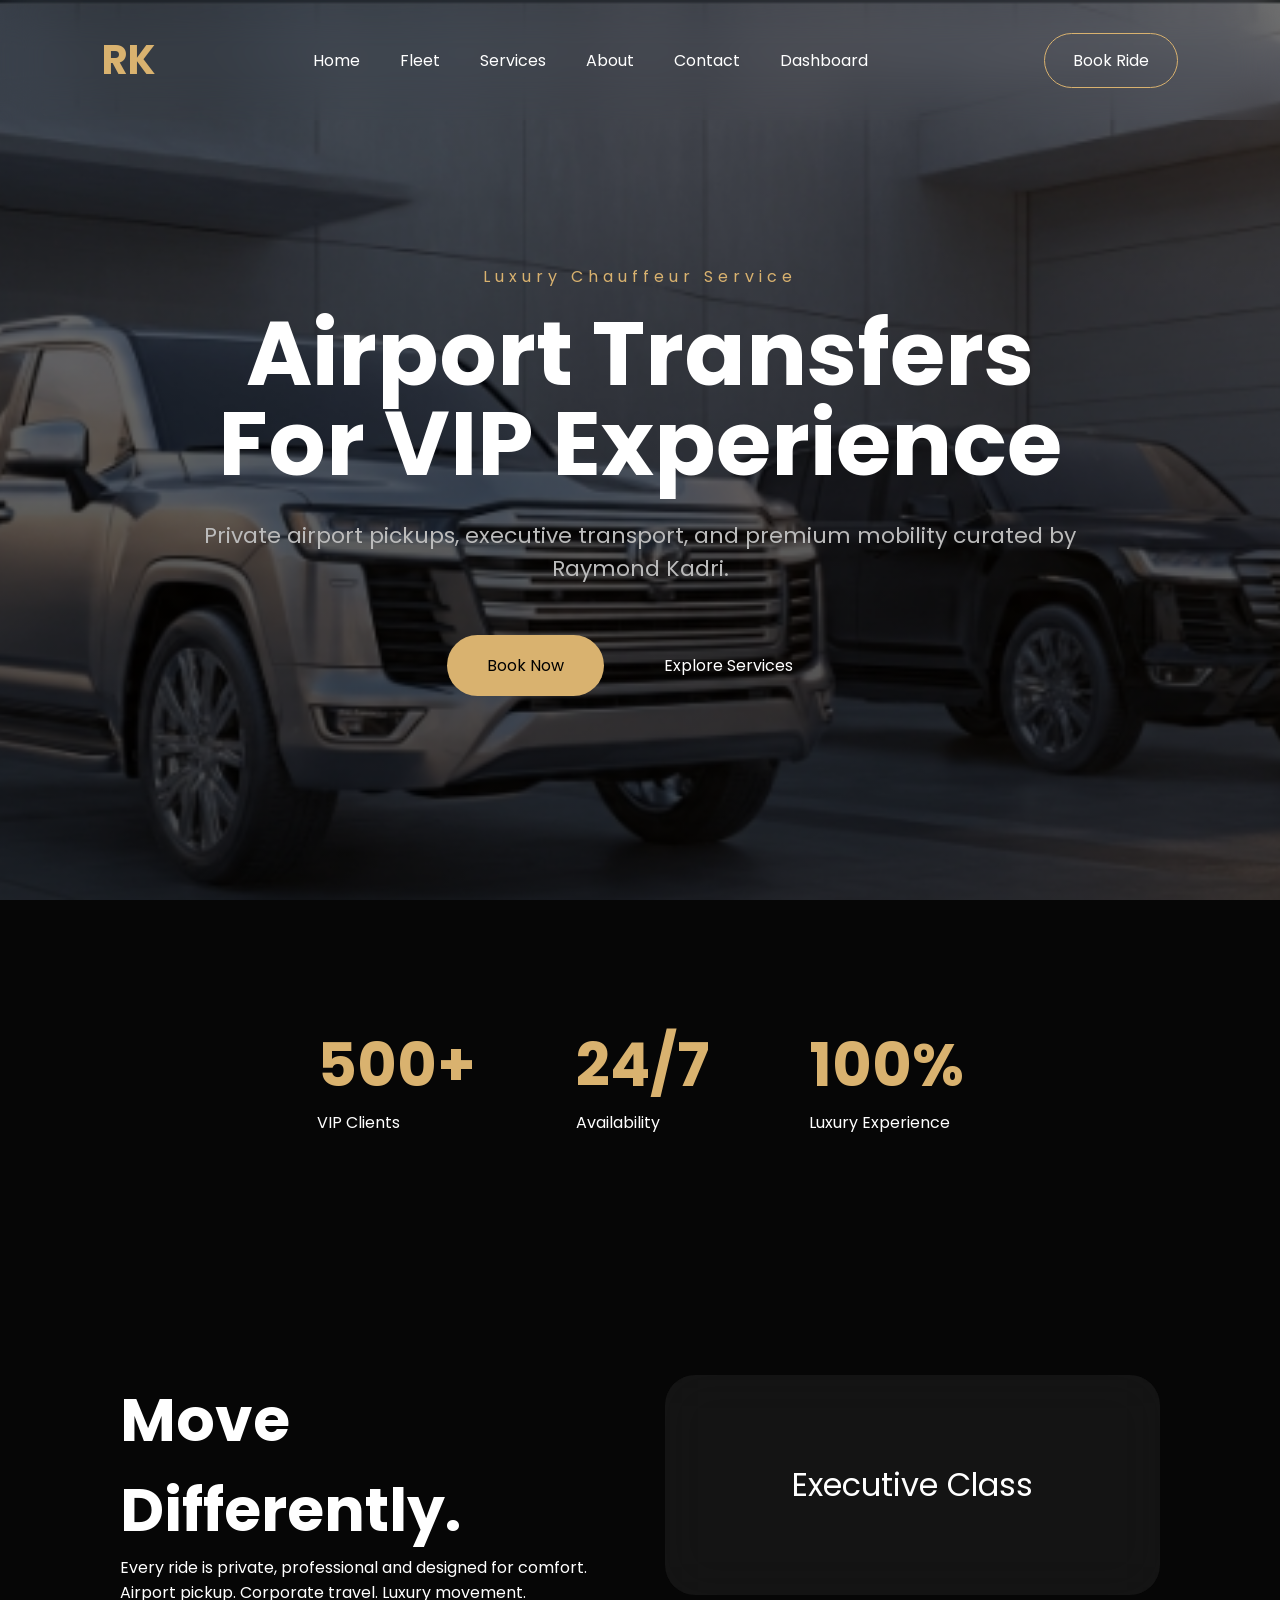
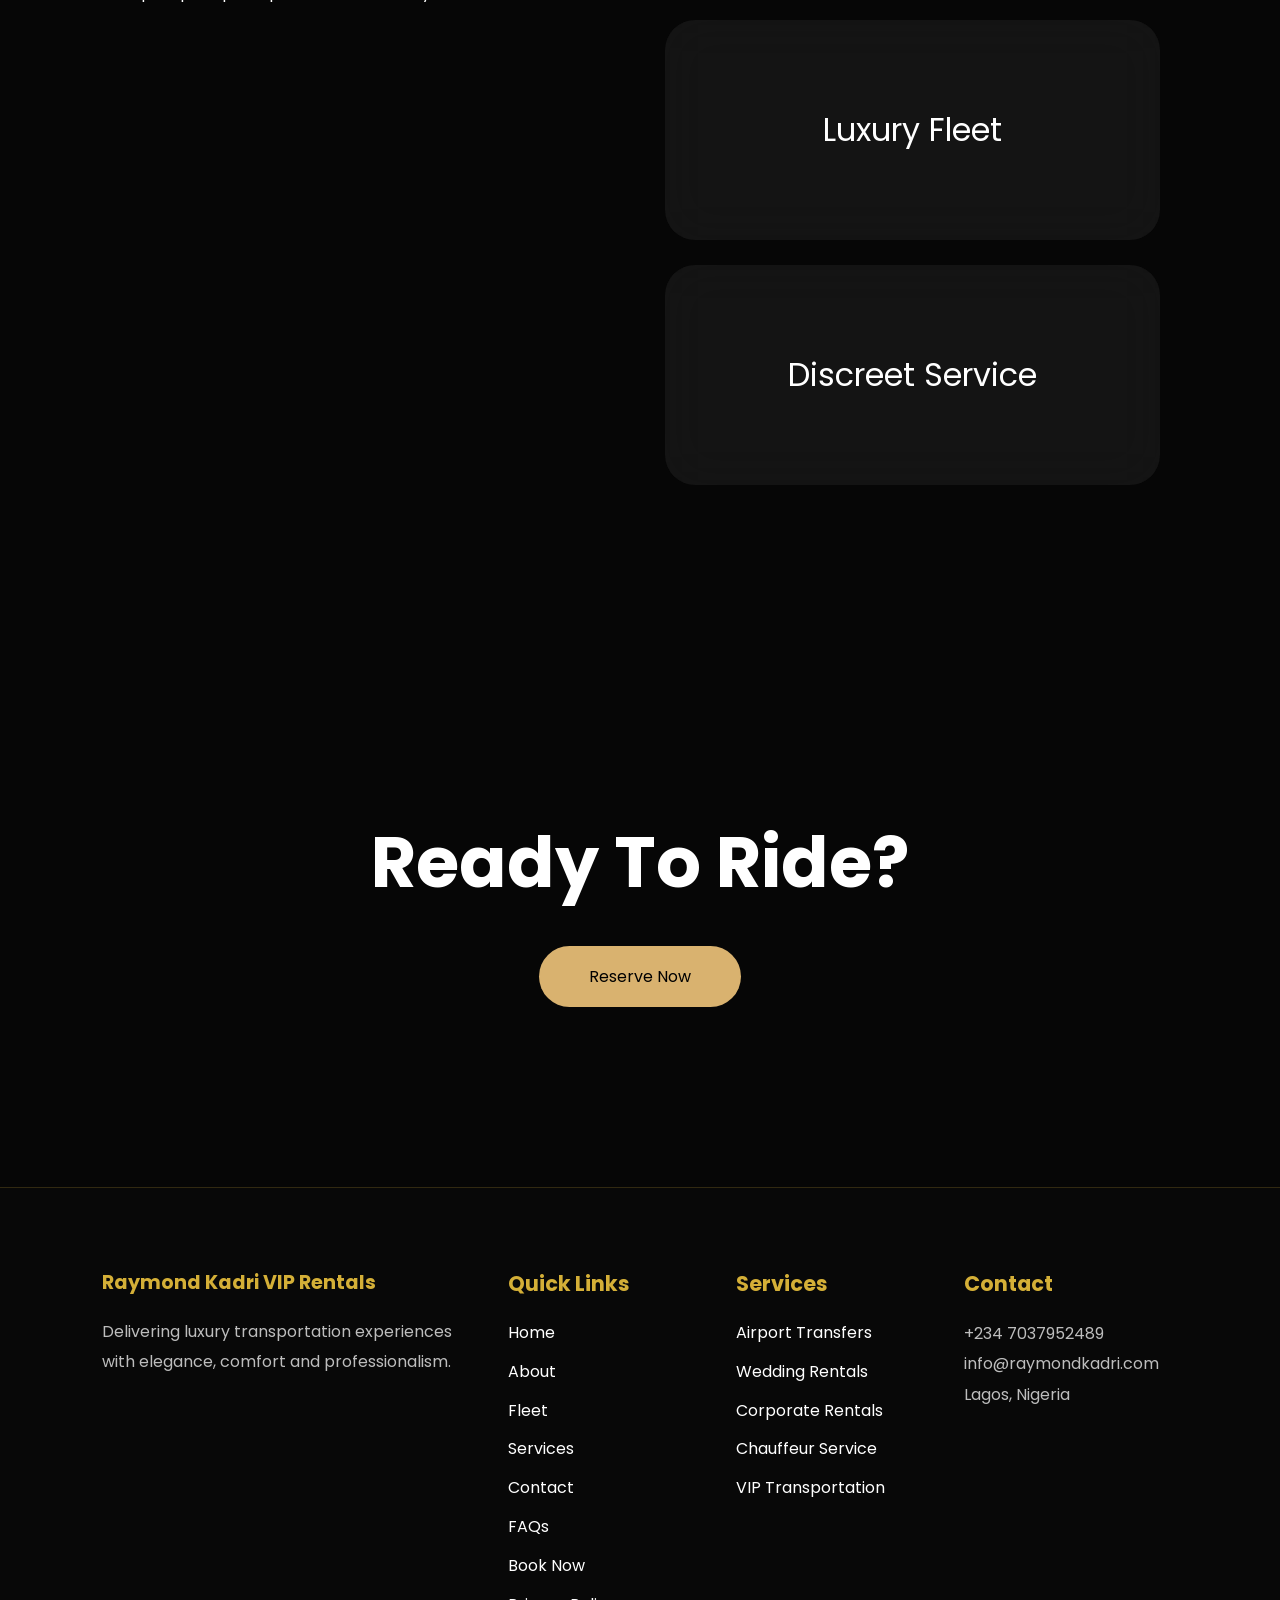
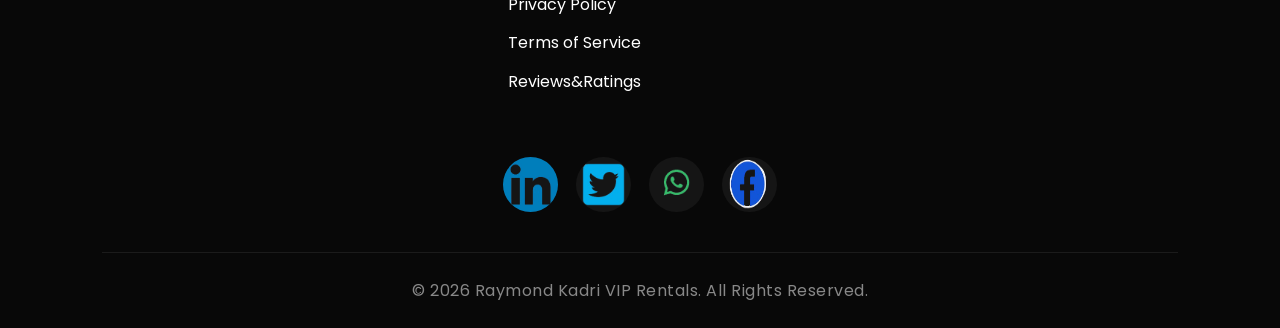
<file: index.html>
<!DOCTYPE html>
<html lang="en">
<head>
<meta charset="UTF-8">
<meta name="viewport" content="width=device-width, initial-scale=1.0">
<title>Raymond Kadri | Luxury Mobility</title>

<link rel="stylesheet" href="styles.css">

<link
href="https://fonts.googleapis.com/css2?family=Poppins:wght@300;400;600;700&display=swap"
rel="stylesheet">

</head>

<body>

<nav>

<div class="logo">
RK
</div>

<button class="nav-toggle" aria-label="Open navigation">
    <span></span>
</button>
<div class="nav-menu">
<div class="nav-menu-sub">
    <ul>

        <li><a href="#">Home</a></li>
        <li><a href="fleet.php">Fleet</a></li>
        <li><a href="services.html">Services</a></li>
        <li><a href="about.html">About</a></li>
        <li><a href="contact.html">Contact</a></li>
        <li><a href="user/user-dashboard.php">Dashboard</a></li>

    </ul>
</div>
<a class="book-btn" href="fleet.php">
    Book Ride
    </a>
    </div>
</nav>



<section class="hero">

<div class="overlay"></div>

<div class="hero-content">

<p class="tag">
Luxury Chauffeur Service
</p>

<h1>

Airport Transfers  
For VIP Experience

</h1>

<p class="sub">

Private airport pickups, executive transport,
and premium mobility curated by Raymond Kadri.

</p>

<div class="hero-buttons">

<a href="fleet.php" class="booknow">

Book Now

</a>

<a href="services.html">

Explore Services

</a>

</div>

</div>

</section>



<section class="stats">

<div>

<h2>500+</h2>

<p>VIP Clients</p>

</div>

<div>

<h2>24/7</h2>

<p>Availability</p>

</div>

<div>

<h2>100%</h2>

<p>Luxury Experience</p>

</div>

</section>



<section class="experience">

<div class="left">

<h2>

Move Differently.

</h2>

<p>

Every ride is private,
professional and designed
for comfort.

Airport pickup.

Corporate travel.

Luxury movement.

</p>

</div>

<div class="right">

<div class="glass-card">

Executive Class

</div>

<div class="glass-card">

Luxury Fleet

</div>

<div class="glass-card">

Discreet Service

</div>

</div>

</section>



<section class="cta">

<h2>

Ready To Ride?

</h2>

<a href="fleet.php">

Reserve Now

</a>

</section>

<footer class="footer">

    <div class="footer-container">

        <!-- COMPANY -->

        <div class="footer-column">

            <h2>Raymond Kadri VIP Rentals</h2>

            <p>
                Delivering luxury transportation experiences
                with elegance, comfort and professionalism.
            </p>

        </div>

        <!-- QUICK LINKS -->

        <div class="footer-column quick-links">

            <h3>Quick Links</h3>

            <ul>

                <li><a href="index.html">Home</a></li>

                <li><a href="about.html">About</a></li>

                <li><a href="fleet.php">Fleet</a></li>

                <li><a href="services.html">Services</a></li>

                <li><a href="contact.html">Contact</a></li>      
                <li><a href="faqs.html">FAQs</a></li> 
                <li><a href="fleet.php">Book Now</a></li>
                <li><a href="privacy.html">Privacy Policy</a></li>
                <li><a href="termsofservice.html">Terms of Service</a></li>  
                <li><a href="reviews.php">Reviews&Ratings</a></li>   

            </ul>

        </div>

        <!-- SERVICES -->

        <div class="footer-column">

            <h3>Services</h3>
            <div class="footer-column-services">
            <ul>

                <li>Airport Transfers</li>

                <li>Wedding Rentals</li>

                <li>Corporate Rentals</li>

                <li>Chauffeur Service</li>

                <li>VIP Transportation</li>

            </ul>
            </div>
        </div>

        <!-- CONTACT -->

        <div class="footer-column">

            <h3>Contact</h3>

            <p>
                <i class="fa-solid fa-phone"></i>
                +234 7037952489
            </p>

            <p>
                <i class="fa-solid fa-envelope"></i>
                info@raymondkadri.com
            </p>

            <p>
                <i class="fa-solid fa-location-dot"></i>
                Lagos, Nigeria
            </p>

        </div>

    </div>

    <!-- SOCIALS -->
   <div class="footer-socials">

        <a href="https://www.linkedin.com/in/raymond-kadri-1b0b3b1b2/" target="_blank">
            <img src="download__4_-removebg-preview (1).png" alt="">
        </a>

        <a href="https://twitter.com/RaymondKadri" target="_blank">
            <img src="download__3_-removebg-preview (1).png" alt=""> 
        </a>

        <a href="https://wa.me/2347037952489" target="_blank">
            <img src="download__1_-removebg-preview (2).png" alt="">
        </a>

        <a href="https://www.facebook.com/raymond-kadri-1b0b3b1b2/" target="_blank">
             <img src="download__2_-removebg-preview (3).png" alt="">
        </a>

    </div>
    
    <!-- COPYRIGHT -->

    <div class="footer-bottom">

        <p>
            © 2026 Raymond Kadri VIP Rentals.
            All Rights Reserved.
        </p>

    </div>

</footer>

<script src="main.js"></script>

</body>
</html>
</file>
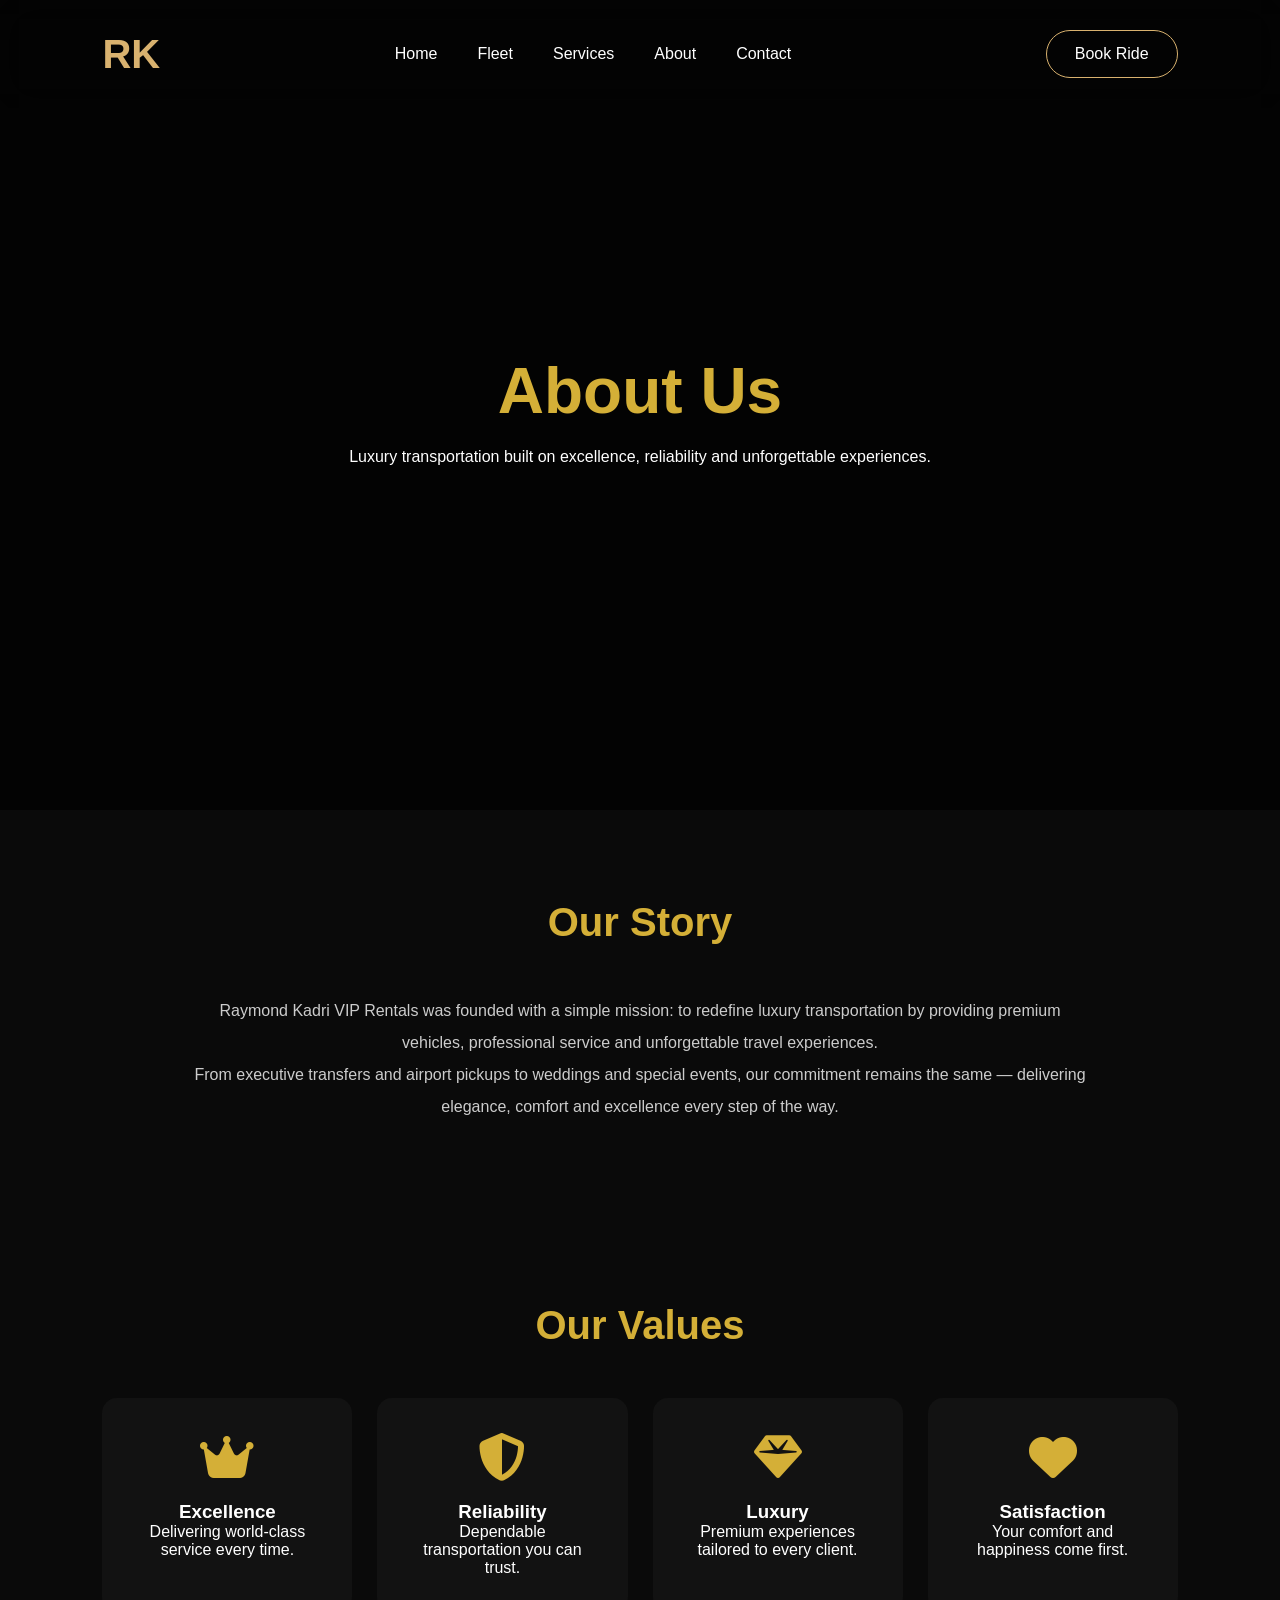
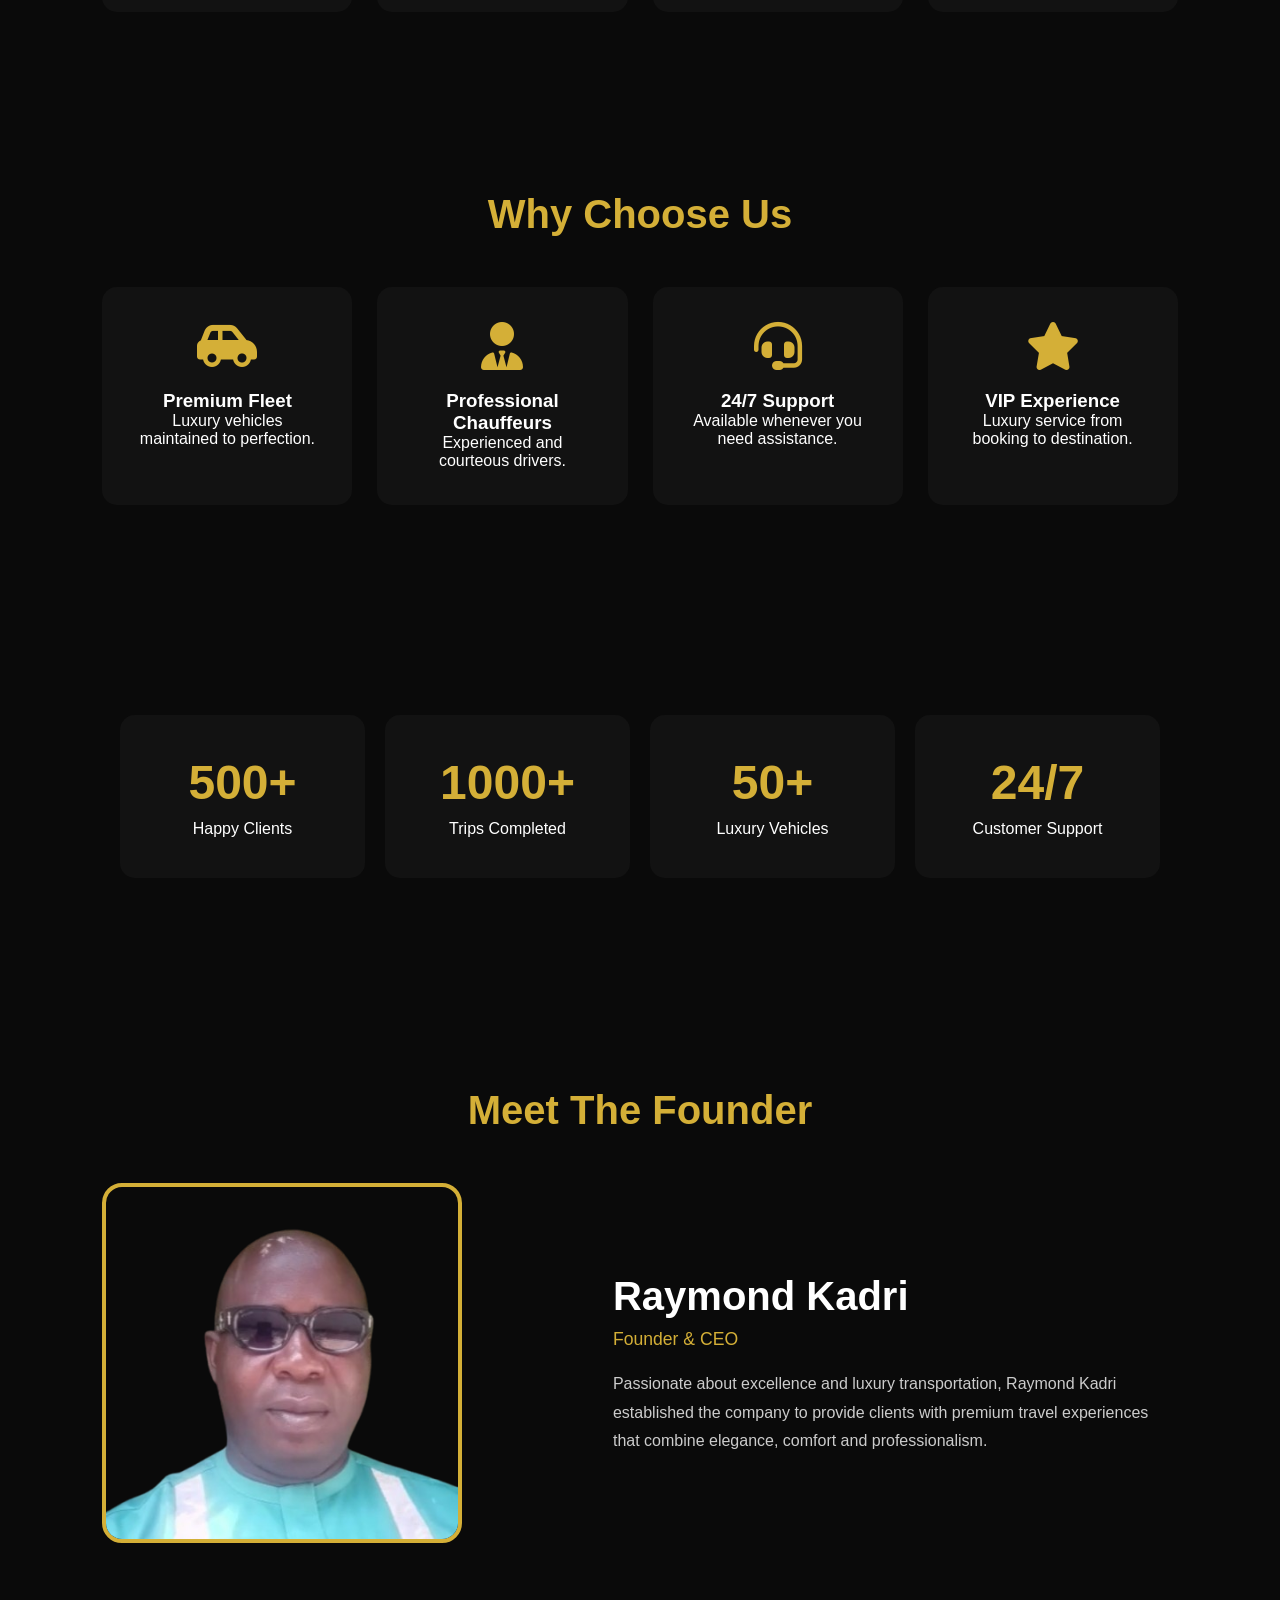
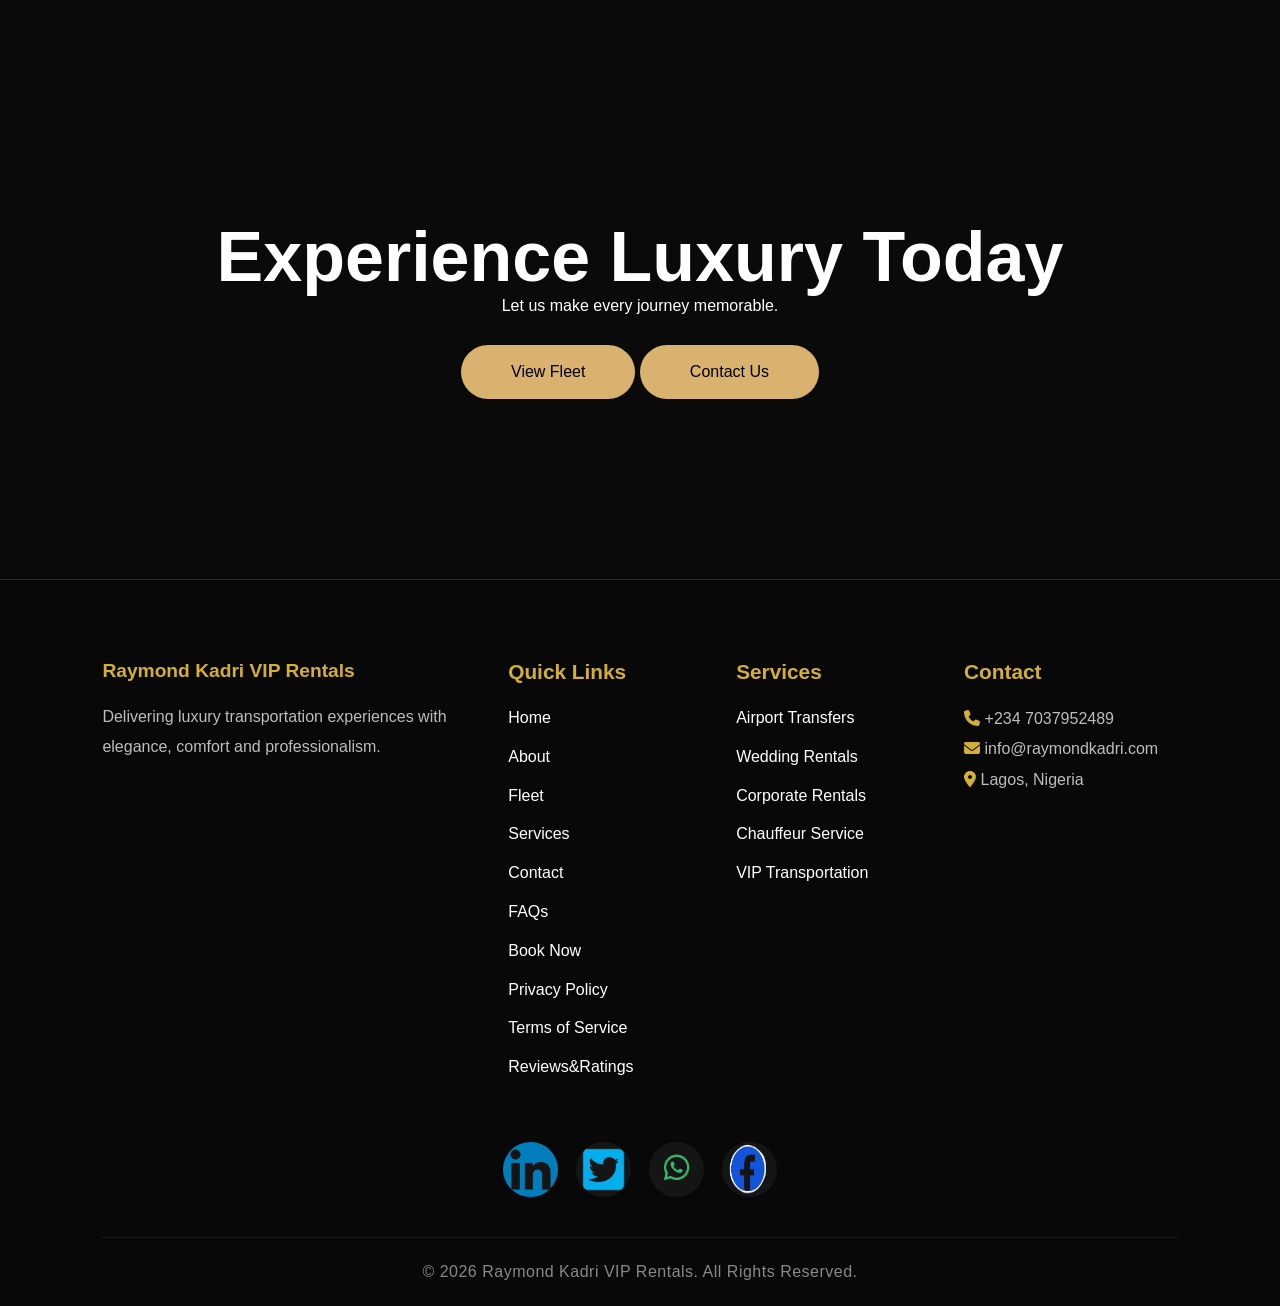
<file: about.html>
<!DOCTYPE html>
<html lang="en">
<head>
<meta charset="UTF-8">
<meta name="viewport" content="width=device-width, initial-scale=1.0">

<title>About Us | Raymond Kadri VIP Rentals</title>

<link rel="stylesheet" href="styles.css">
<link rel="stylesheet" href="about.css">

<link rel="stylesheet"
href="https://cdnjs.cloudflare.com/ajax/libs/font-awesome/6.5.2/css/all.min.css">
</head>
<body>

<nav>
    <div class="logo">RK</div>
    <button class="nav-toggle" aria-label="Open navigation">
        <span></span>
    </button>
    <div class="nav-menu">
    
    <div class="nav-menu-sub">
        <ul>
            <li><a href="index.html">Home</a></li>
            <li><a href="fleet.php">Fleet</a></li>
            <li><a href="services.html">Services</a></li>
            <li><a href="about.html">About</a></li>
            <li><a href="contact.html">Contact</a></li>
        </ul>
        
    </div>
    <a class="book-btn" href="fleet.php">Book Ride</a>
    </div>
</nav>

<!-- HERO -->

<section class="about-hero">

    <div class="overlay"></div>

    <div class="hero-content">
        <h1>About Us</h1>
        <p>
            Luxury transportation built on excellence,
            reliability and unforgettable experiences.
        </p>
    </div>

</section>

<!-- STORY -->

<section class="story">

    <div class="section-title">
        <h2>Our Story</h2>
    </div>

    <div class="story-content">

        <div class="story-text">

            <p>
                Raymond Kadri VIP Rentals was founded with a simple mission:
                to redefine luxury transportation by providing premium vehicles,
                professional service and unforgettable travel experiences.
            </p>

            <p>
                From executive transfers and airport pickups to weddings and
                special events, our commitment remains the same — delivering
                elegance, comfort and excellence every step of the way.
            </p>

        </div>

    </div>

</section>

<!-- VALUES -->

<section class="values">

    <div class="section-title">
        <h2>Our Values</h2>
    </div>

    <div class="values-grid">

        <div class="value-card">
            <i class="fa-solid fa-crown"></i>
            <h3>Excellence</h3>
            <p>Delivering world-class service every time.</p>
        </div>

        <div class="value-card">
            <i class="fa-solid fa-shield-halved"></i>
            <h3>Reliability</h3>
            <p>Dependable transportation you can trust.</p>
        </div>

        <div class="value-card">
            <i class="fa-solid fa-gem"></i>
            <h3>Luxury</h3>
            <p>Premium experiences tailored to every client.</p>
        </div>

        <div class="value-card">
            <i class="fa-solid fa-heart"></i>
            <h3>Satisfaction</h3>
            <p>Your comfort and happiness come first.</p>
        </div>

    </div>

</section>

<!-- WHY US -->

<section class="why-us">

    <div class="section-title">
        <h2>Why Choose Us</h2>
    </div>

    <div class="why-grid">

        <div class="why-card">
            <i class="fa-solid fa-car-side"></i>
            <h3>Premium Fleet</h3>
            <p>Luxury vehicles maintained to perfection.</p>
        </div>

        <div class="why-card">
            <i class="fa-solid fa-user-tie"></i>
            <h3>Professional Chauffeurs</h3>
            <p>Experienced and courteous drivers.</p>
        </div>

        <div class="why-card">
            <i class="fa-solid fa-headset"></i>
            <h3>24/7 Support</h3>
            <p>Available whenever you need assistance.</p>
        </div>

        <div class="why-card">
            <i class="fa-solid fa-star"></i>
            <h3>VIP Experience</h3>
            <p>Luxury service from booking to destination.</p>
        </div>

    </div>

</section>

<!-- STATS -->

<section class="stats">

    <div class="stat-card">
        <h2>500+</h2>
        <p>Happy Clients</p>
    </div>

    <div class="stat-card">
        <h2>1000+</h2>
        <p>Trips Completed</p>
    </div>

    <div class="stat-card">
        <h2>50+</h2>
        <p>Luxury Vehicles</p>
    </div>

    <div class="stat-card">
        <h2>24/7</h2>
        <p>Customer Support</p>
    </div>

</section>

<!-- FOUNDER -->

<section class="founder">

    <div class="section-title">
        <h2>Meet The Founder</h2>
    </div>

    <div class="founder-content">

        <div class="founder-photo">
            <img src="Screenshot_20260621-100402_1-removebg-preview.png" alt="Founder photo">
        </div>

        <div class="founder-text">
            <h3>Raymond Kadri</h3>
            <span>Founder & CEO</span>
            <p>
                Passionate about excellence and luxury transportation,
                Raymond Kadri established the company to provide clients
                with premium travel experiences that combine elegance,
                comfort and professionalism.
            </p>
        </div>

    </div>

</section>

<!-- CTA -->

<section class="cta">

    <h2>Experience Luxury Today</h2>

    <p>
        Let us make every journey memorable.
    </p>

    <div class="cta-buttons">

        <a href="fleet.php" class="btn-primary">
            View Fleet
        </a>

        <a href="contact.html" class="btn-secondary">
            Contact Us
        </a>

    </div>

</section>

<footer class="footer">

    <div class="footer-container">

        <!-- COMPANY -->

        <div class="footer-column">

            <h2>Raymond Kadri VIP Rentals</h2>

            <p>
                Delivering luxury transportation experiences
                with elegance, comfort and professionalism.
            </p>

        </div>

        <!-- QUICK LINKS -->

        <div class="footer-column quick-links">

            <h3>Quick Links</h3>

            <ul>

                <li><a href="index.html">Home</a></li>

                <li><a href="about.html">About</a></li>

                <li><a href="fleet.php">Fleet</a></li>

                <li><a href="services.html">Services</a></li>

                <li><a href="contact.html">Contact</a></li>      
                <li><a href="faqs.html">FAQs</a></li> 
                <li><a href="fleet.php">Book Now</a></li>
                <li><a href="privacy.html">Privacy Policy</a></li>
                <li><a href="termsofservice.html">Terms of Service</a></li>  
                <li><a href="reviews.php">Reviews&Ratings</a></li>   

            </ul>

        </div>

        <!-- SERVICES -->

        <div class="footer-column">

            <h3>Services</h3>
            <div class="footer-column-services">
            <ul>

                <li>Airport Transfers</li>

                <li>Wedding Rentals</li>

                <li>Corporate Rentals</li>

                <li>Chauffeur Service</li>

                <li>VIP Transportation</li>

            </ul>
            </div>
        </div>

        <!-- CONTACT -->

        <div class="footer-column">

            <h3>Contact</h3>

            <p>
                <i class="fa-solid fa-phone"></i>
                +234 7037952489
            </p>

            <p>
                <i class="fa-solid fa-envelope"></i>
                info@raymondkadri.com
            </p>

            <p>
                <i class="fa-solid fa-location-dot"></i>
                Lagos, Nigeria
            </p>

        </div>

    </div>

    <!-- SOCIALS -->
    <div class="footer-socials">

        <a href="https://www.linkedin.com/in/raymond-kadri-1b0b3b1b2/" target="_blank">
            <img src="download__4_-removebg-preview (1).png" alt="">
        </a>

        <a href="https://twitter.com/RaymondKadri" target="_blank">
            <img src="download__3_-removebg-preview (1).png" alt=""> 
        </a>

        <a href="https://wa.me/2347037952489" target="_blank">
            <img src="download__1_-removebg-preview (2).png" alt="">
        </a>

        <a href="https://www.facebook.com/raymond-kadri-1b0b3b1b2/" target="_blank">
             <img src="download__2_-removebg-preview (3).png" alt="">
        </a>

    </div>
    
    <!-- COPYRIGHT -->

    <div class="footer-bottom">

        <p>
            © 2026 Raymond Kadri VIP Rentals.
            All Rights Reserved.
        </p>

    </div>

</footer>

<script src="about.js"></script>

</body>
</html>
</file>
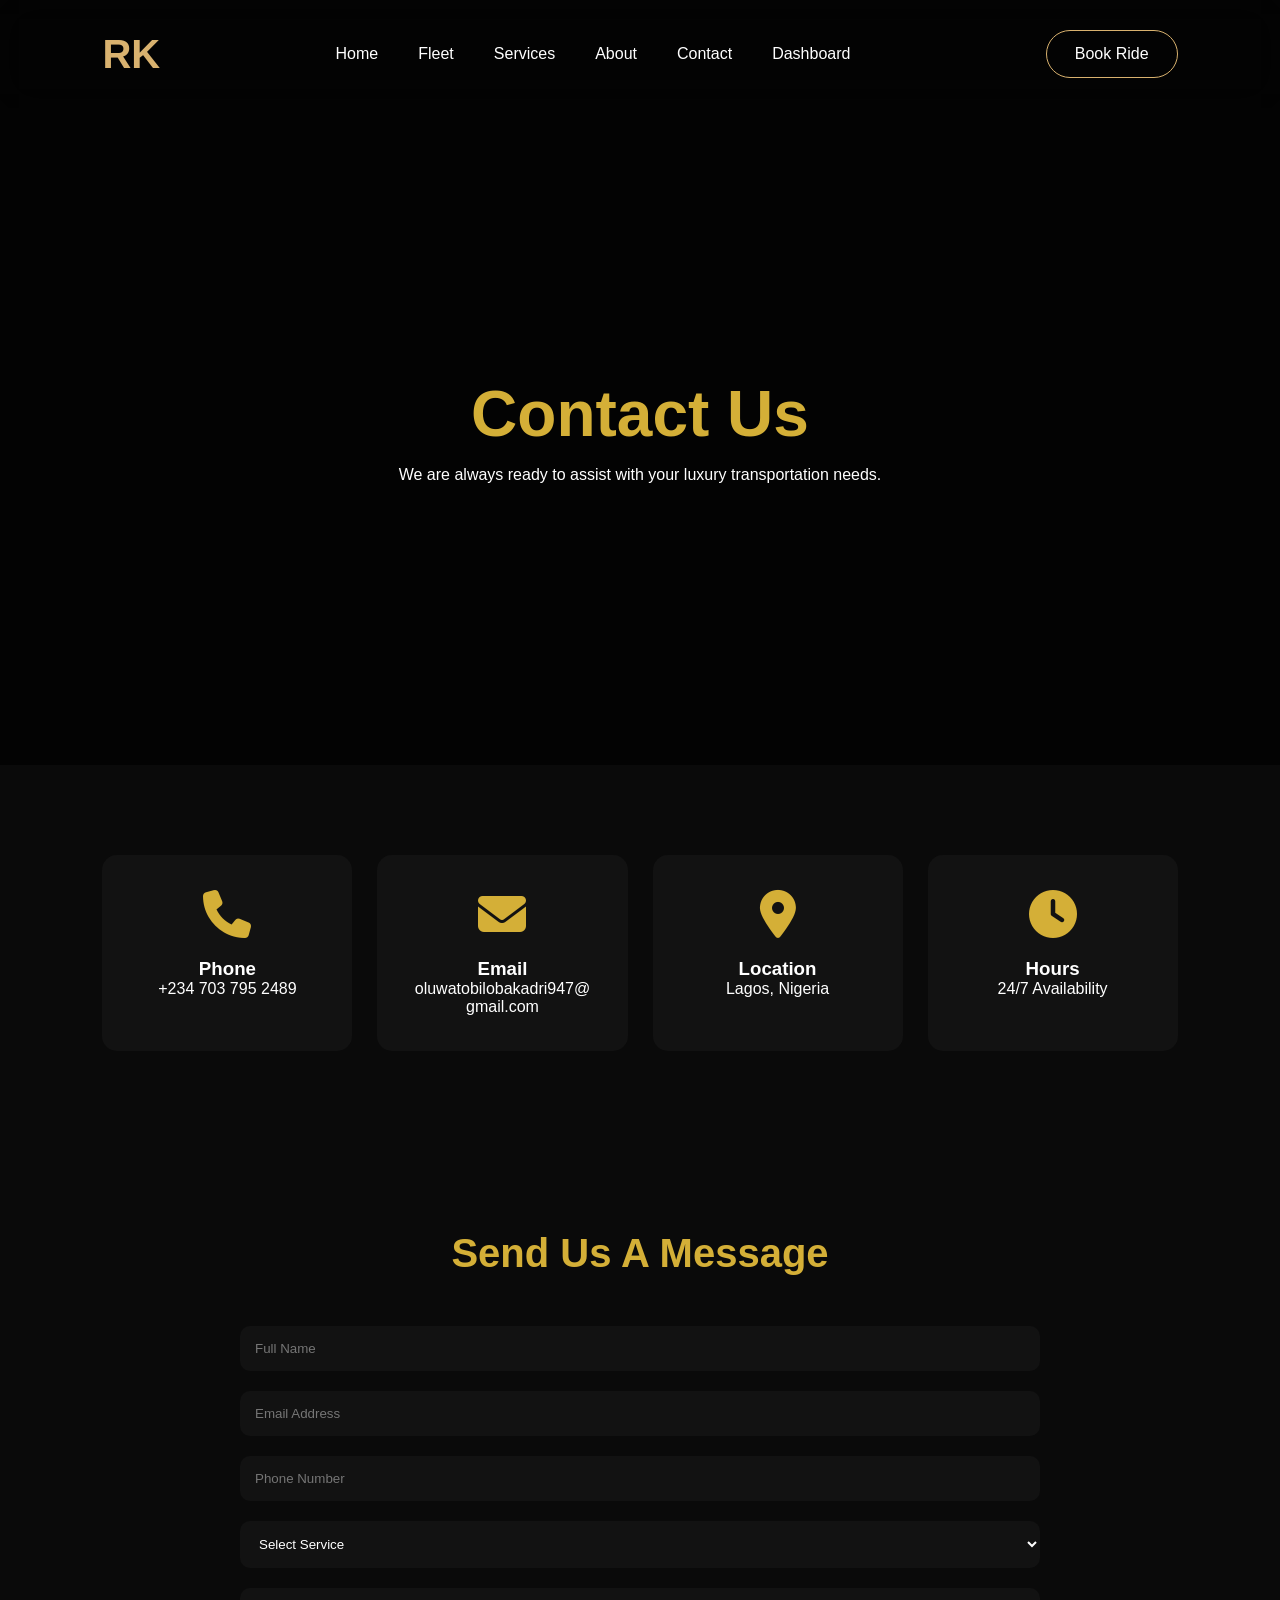
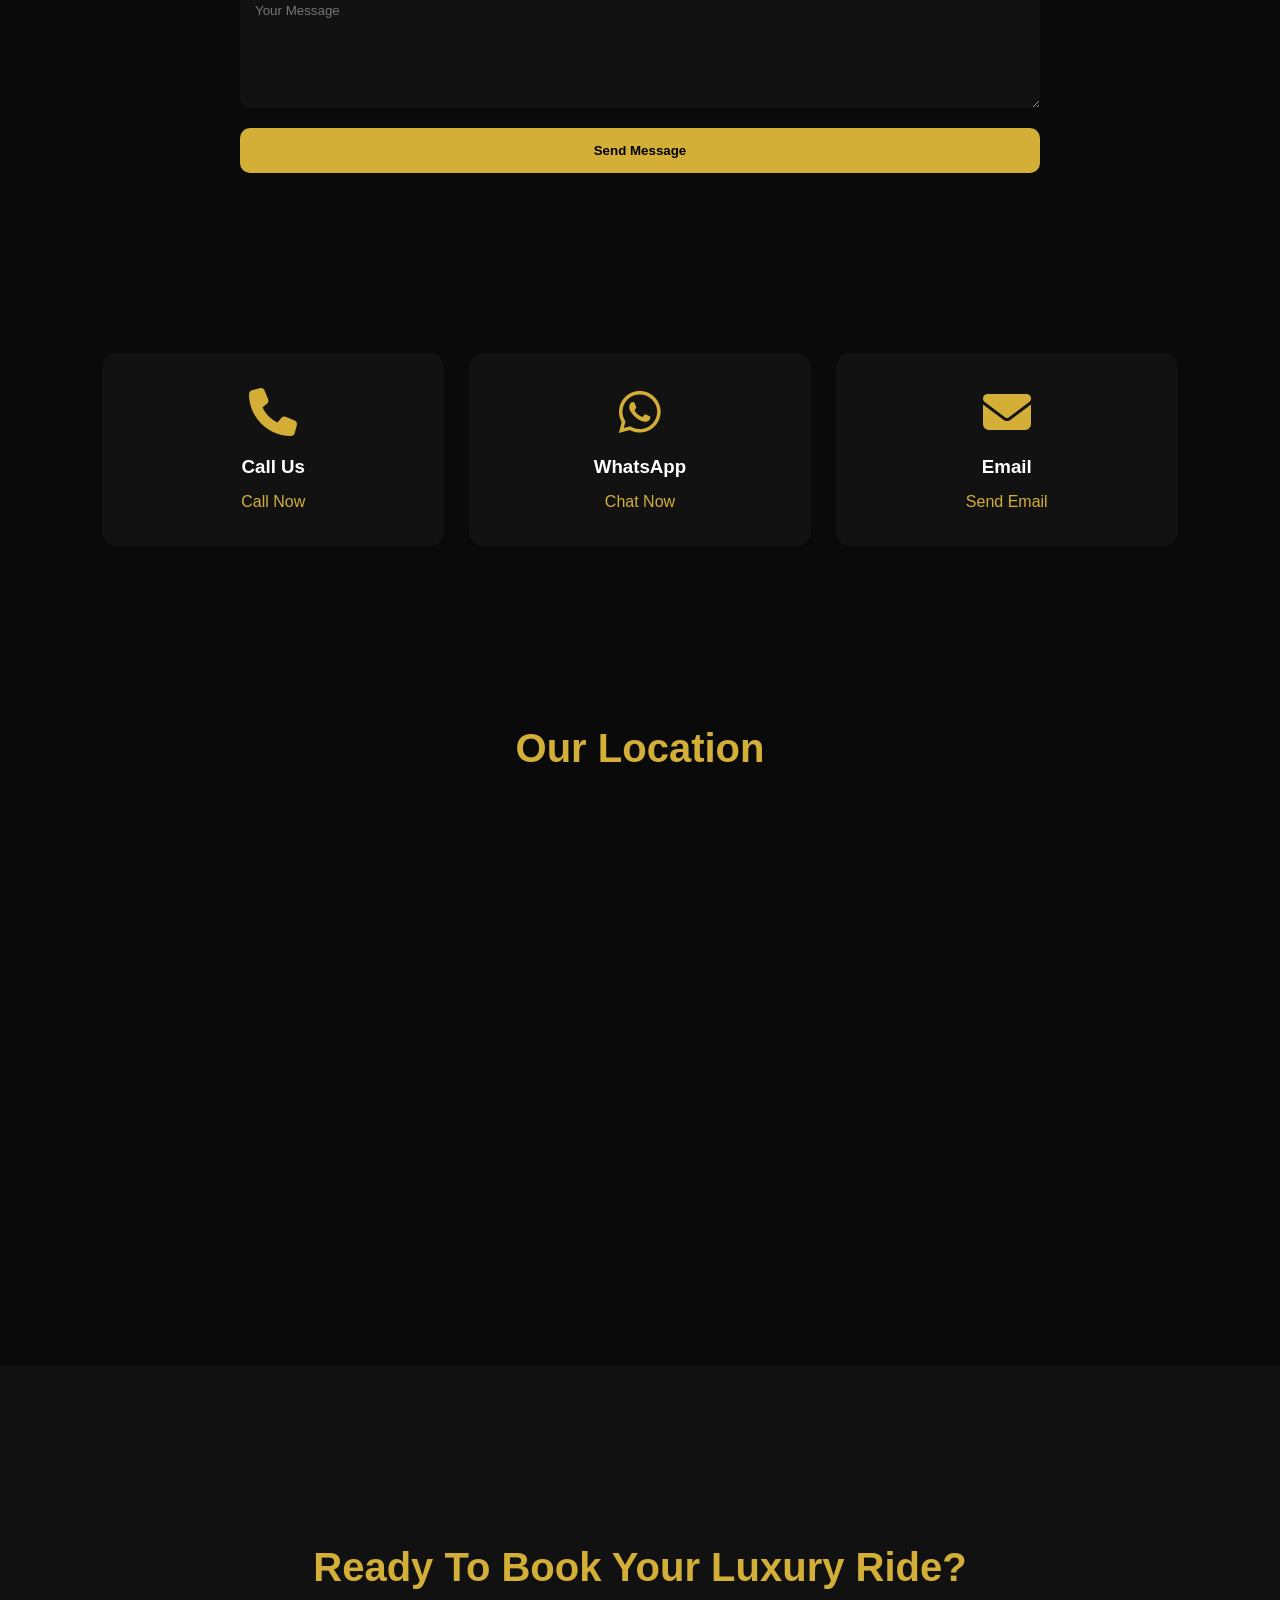
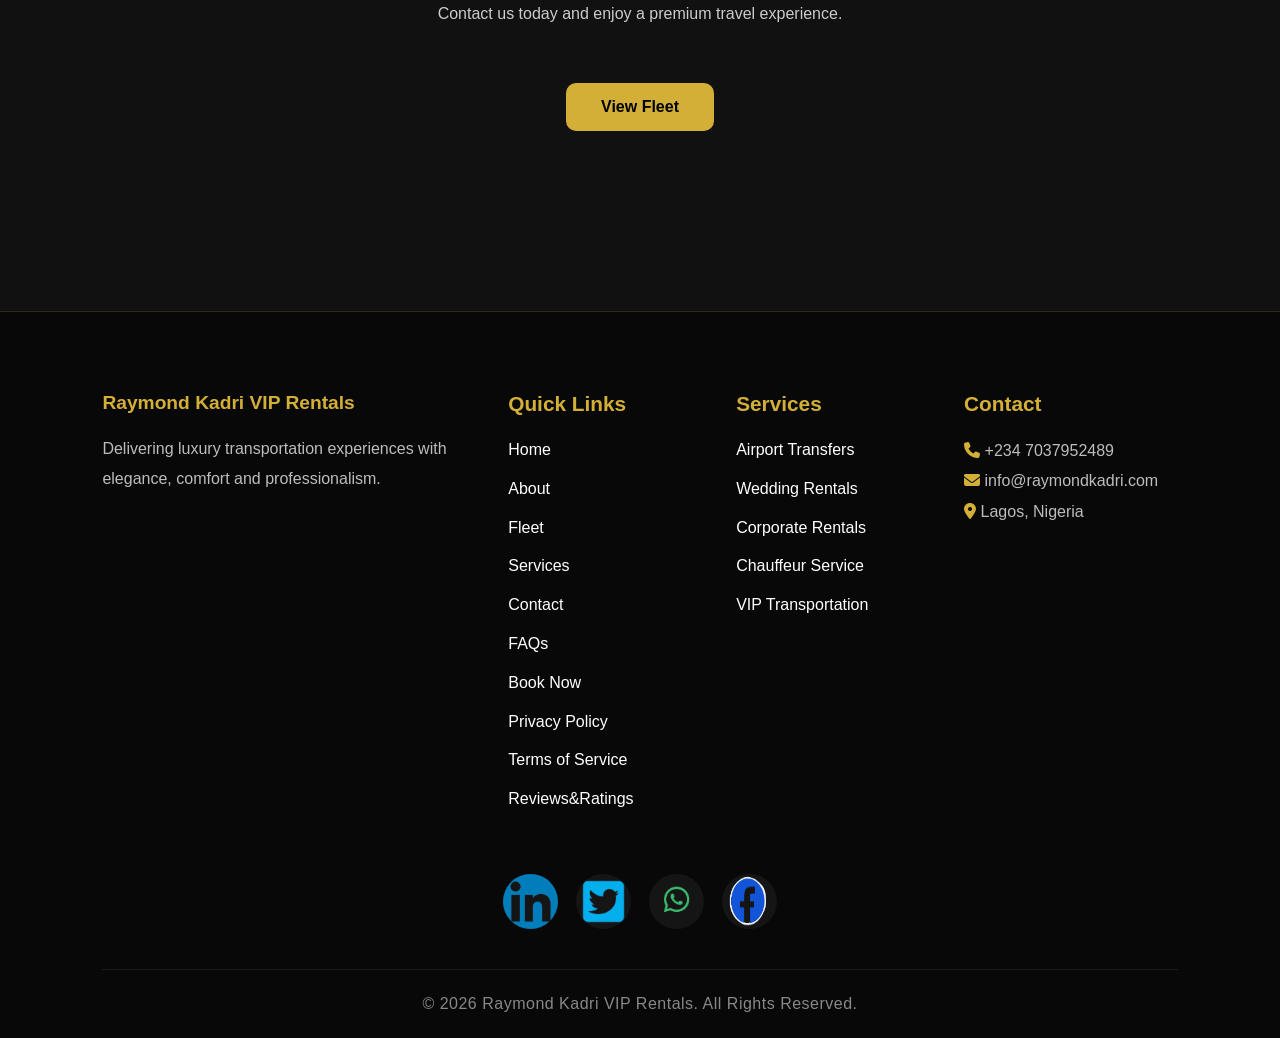
<file: contact.html>
<!DOCTYPE html>
<html lang="en">
<head>
<meta charset="UTF-8">
<meta name="viewport" content="width=device-width, initial-scale=1.0">

<title>Contact Us | Raymond Kadri VIP Rentals</title>

<link rel="stylesheet" href="styles.css">
<link rel="stylesheet" href="contact.css">

<link rel="stylesheet"
href="https://cdnjs.cloudflare.com/ajax/libs/font-awesome/6.5.2/css/all.min.css">
</head>
<body>

<nav>
    <div class="logo">RK</div>
    <button class="nav-toggle" aria-label="Open navigation">
        <span></span>
    </button>
    <div class="nav-menu">
    <div class="nav-menu-sub">
        <ul>
            <li><a href="index.html">Home</a></li>
            <li><a href="fleet.php">Fleet</a></li>
            <li><a href="services.html">Services</a></li>
            <li><a href="about.html">About</a></li>
            <li><a href="contact.html">Contact</a></li>
            <li><a href="user/user-dashboard.php">Dashboard</a></li>
        </ul>
        
    </div>
    <a class="book-btn" href="fleet.php">Book Ride</a>
    </div>
</nav>

<!-- HERO -->

<section class="contact-hero">

<div class="overlay"></div>

<div class="hero-content">

<h1>Contact Us</h1>

<p>
We are always ready to assist with your
luxury transportation needs.
</p>

</div>

</section>

<!-- CONTACT INFO -->

<section class="contact-info">

<div class="info-card">
<i class="fa-solid fa-phone"></i>
<h3>Phone</h3>
<p>+234 703 795 2489</p>
</div>

<div class="info-card">
<i class="fa-solid fa-envelope"></i>
<h3>Email</h3>
<p>oluwatobilobakadri947@gmail.com</p>
</div>

<div class="info-card">
<i class="fa-solid fa-location-dot"></i>
<h3>Location</h3>
<p>Lagos, Nigeria</p>
</div>

<div class="info-card">
<i class="fa-solid fa-clock"></i>
<h3>Hours</h3>
<p>24/7 Availability</p>
</div>

</section>

<!-- CONTACT FORM -->

<section class="contact-section">

<div class="section-title">
<h2>Send Us A Message</h2>
</div>

<form id="contactForm" method="POST" action="send-message.php">

<input
type="text"
name="fullname"
placeholder="Full Name"
required>

<input
type="email"
name="email"                          
placeholder="Email Address"
required>

<input
type="tel"
name="phone"
placeholder="Phone Number"
required>

<select name="service" required>

<option value="">
Select Service
</option>

<option>
Airport Transfer
</option>

<option>
Wedding Rental
</option>

<option>
Corporate Rental
</option>

<option>
Chauffeur Service
</option>

</select>

<textarea
name="message"
placeholder="Your Message"
rows="6"
required></textarea>

<button type="submit">
Send Message
</button>

</form>

<p id="successMessage">
Message sent successfully.
</p>

</section>

<!-- QUICK CONTACT -->

<section class="quick-contact">

<div class="quick-card">

<i class="fa-solid fa-phone"></i>

<h3>Call Us</h3>

<a href="tel:+2347037952489">
Call Now
</a>

</div>

<div class="quick-card">

<i class="fa-brands fa-whatsapp"></i>

<h3>WhatsApp</h3>

<a href="https://wa.me/2347037952489" target="_blank">
Chat Now
</a>

</div>

<div class="quick-card">

<i class="fa-solid fa-envelope"></i>

<h3>Email</h3>

<a class="btn" href="mailto:oluwatobilobakadri947@gmail.com">
Send Email
</a>

</div>

</section>

<!-- MAP -->

<section class="map-section">

<div class="section-title">
<h2>Our Location</h2>
</div>

<iframe
src="https://www.google.com/maps/embed?pb="
loading="lazy">
</iframe>

</section>

<!-- CTA -->

<section class="cta">

<h2>
Ready To Book Your Luxury Ride?
</h2>

<p>
Contact us today and enjoy a premium travel experience.
</p>

<a href="fleet.php">
View Fleet
</a>

</section>

<footer class="footer">

    <div class="footer-container">

        <!-- COMPANY -->

        <div class="footer-column">

            <h2>Raymond Kadri VIP Rentals</h2>

            <p>
                Delivering luxury transportation experiences
                with elegance, comfort and professionalism.
            </p>

        </div>

        <!-- QUICK LINKS -->

        <div class="footer-column quick-links">

            <h3>Quick Links</h3>

            <ul>

                <li><a href="index.html">Home</a></li>

                <li><a href="about.html">About</a></li>

                <li><a href="fleet.php">Fleet</a></li>

                <li><a href="services.html">Services</a></li>

                <li><a href="contact.html">Contact</a></li>      
                <li><a href="faqs.html">FAQs</a></li> 
                <li><a href="fleet.php">Book Now</a></li>
                <li><a href="privacy.html">Privacy Policy</a></li>
                <li><a href="termsofservice.html">Terms of Service</a></li>  
                <li><a href="reviews.php">Reviews&Ratings</a></li>   

            </ul>

        </div>

        <!-- SERVICES -->

        <div class="footer-column">

            <h3>Services</h3>
            <div class="footer-column-services">
            <ul>

                <li>Airport Transfers</li>

                <li>Wedding Rentals</li>

                <li>Corporate Rentals</li>

                <li>Chauffeur Service</li>

                <li>VIP Transportation</li>

            </ul>
            </div>
        </div>

        <!-- CONTACT -->

        <div class="footer-column">

            <h3>Contact</h3>

            <p>
                <i class="fa-solid fa-phone"></i>
                +234 7037952489
            </p>

            <p>
                <i class="fa-solid fa-envelope"></i>
                info@raymondkadri.com
            </p>

            <p>
                <i class="fa-solid fa-location-dot"></i>
                Lagos, Nigeria
            </p>

        </div>

    </div>

    <!-- SOCIALS -->
    <div class="footer-socials">

        <a href="https://www.linkedin.com/in/raymond-kadri-1b0b3b1b2/" target="_blank">
            <img src="download__4_-removebg-preview (1).png" alt="">
        </a>

        <a href="https://twitter.com/RaymondKadri" target="_blank">
            <img src="download__3_-removebg-preview (1).png" alt=""> 
        </a>

        <a href="https://wa.me/2347037952489" target="_blank">
            <img src="download__1_-removebg-preview (2).png" alt="">
        </a>

        <a href="https://www.facebook.com/raymond-kadri-1b0b3b1b2/" target="_blank">
             <img src="download__2_-removebg-preview (3).png" alt="">
        </a>

    </div>
    
    <!-- COPYRIGHT -->

    <div class="footer-bottom">

        <p>
            © 2026 Raymond Kadri VIP Rentals.
            All Rights Reserved.
        </p>

    </div>

</footer>

<script src="contact.js"></script>

</body>
</html>
</file>
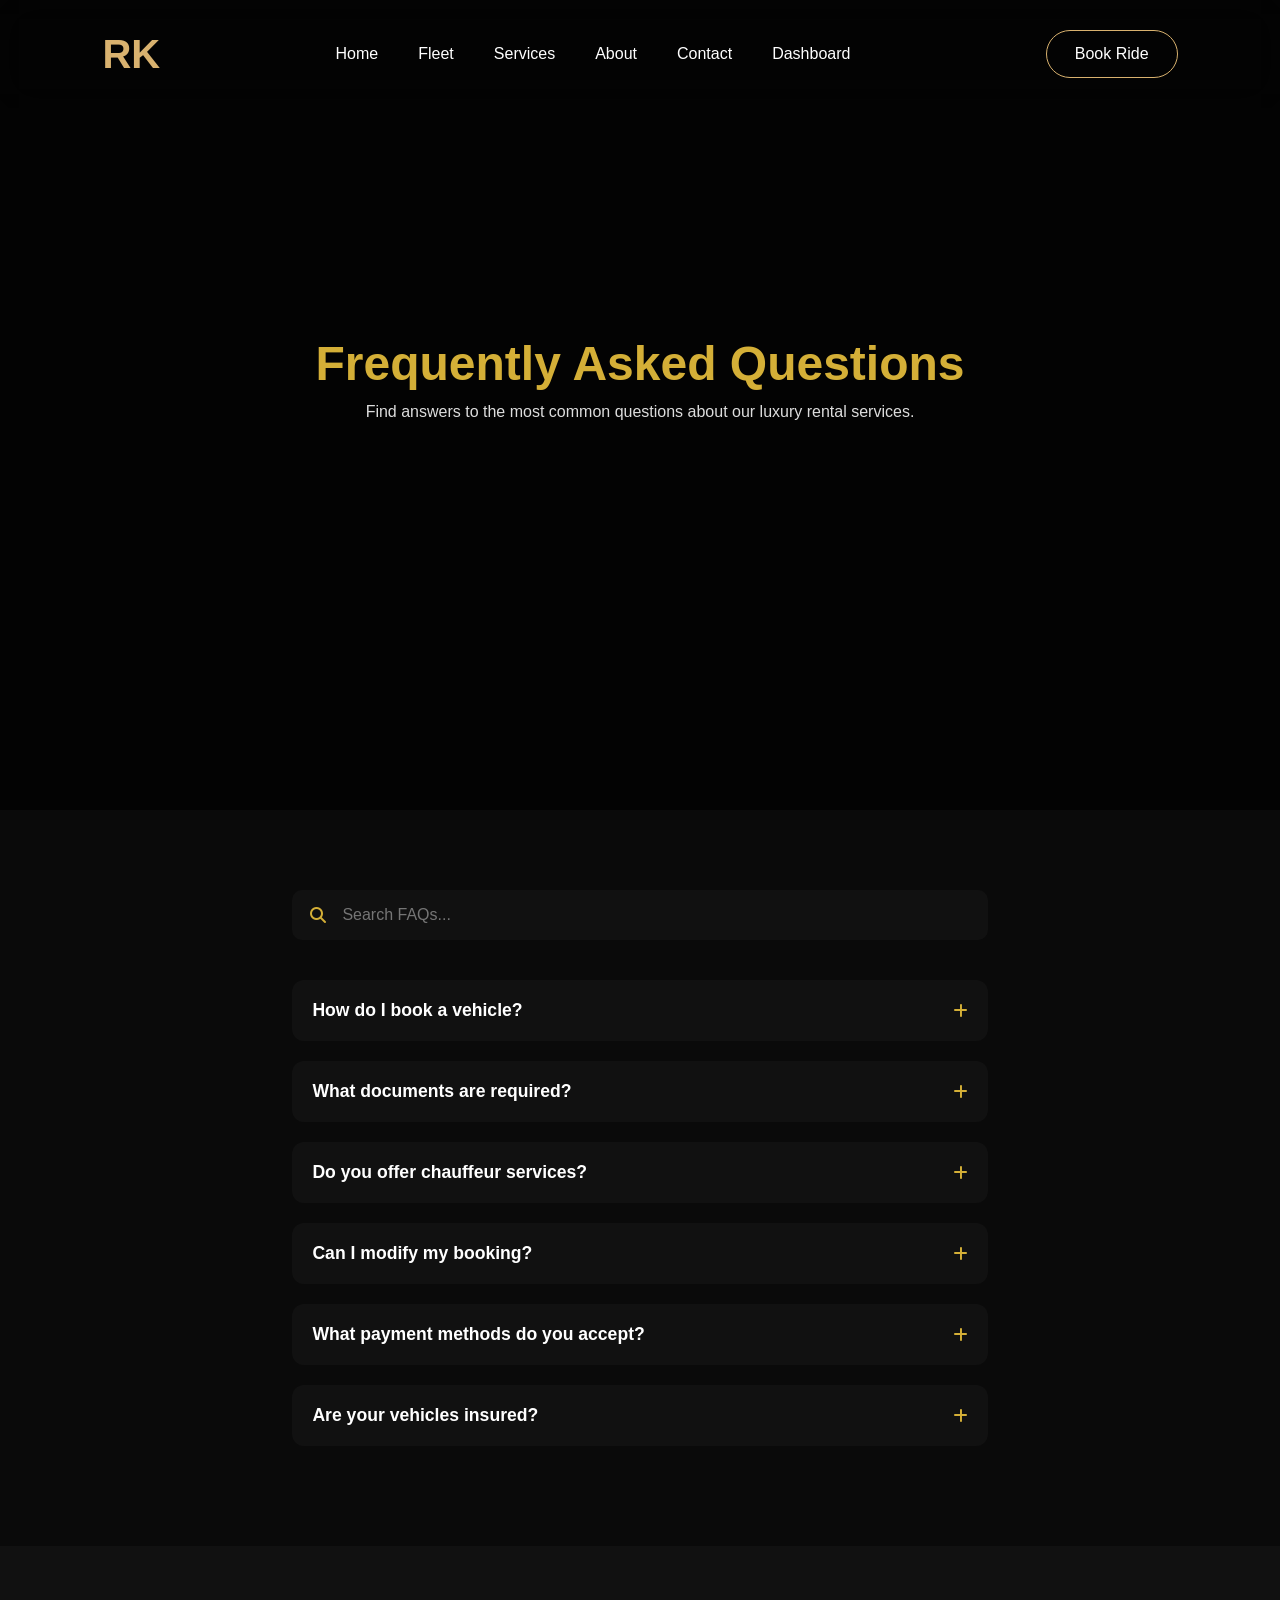
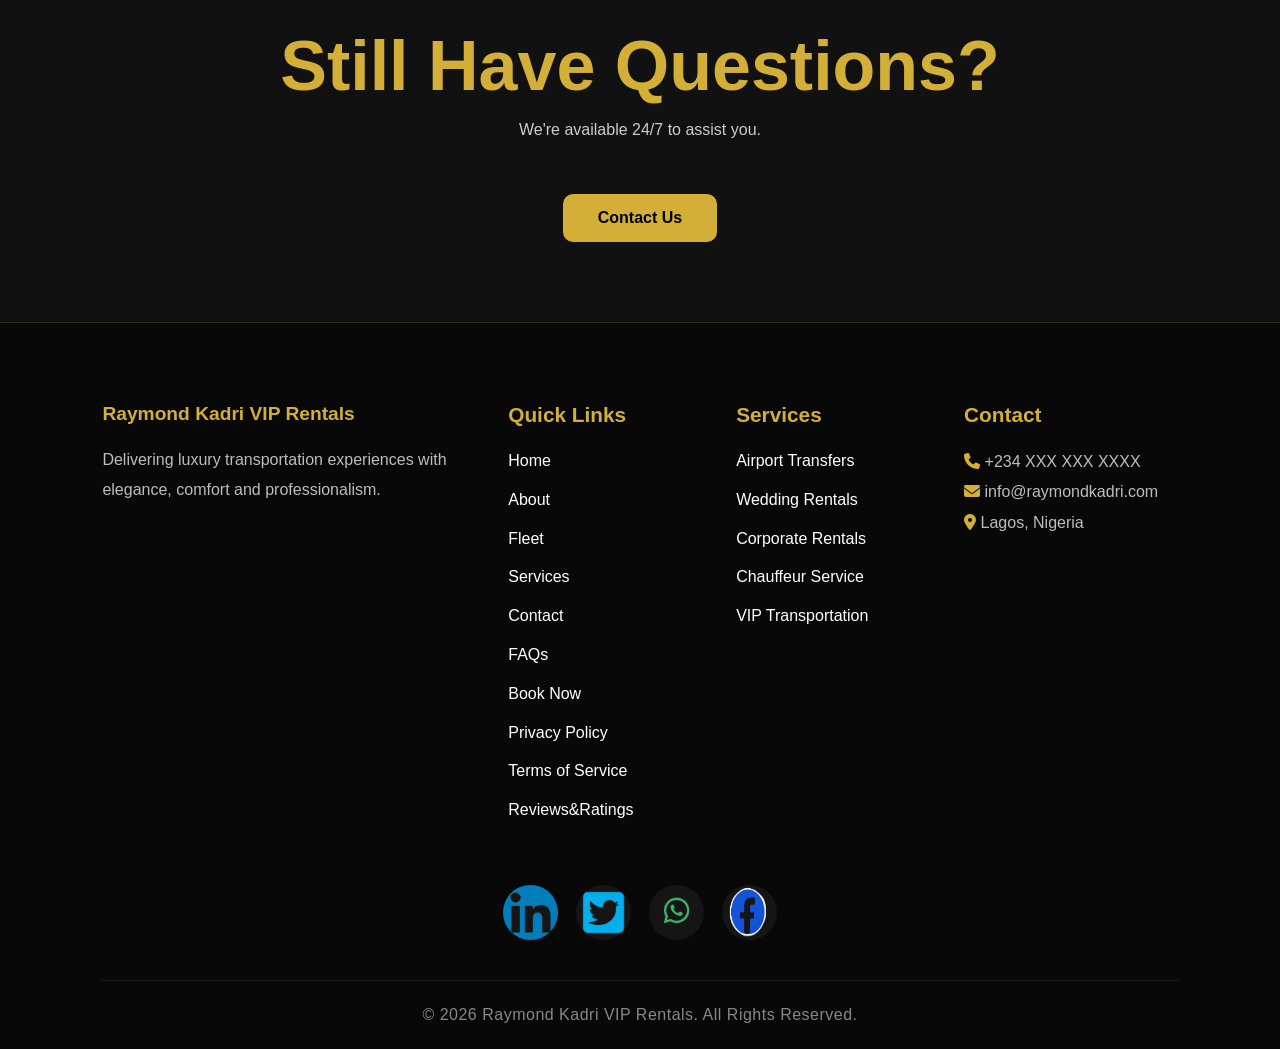
<file: FAQs.html>
<!DOCTYPE html>
<html lang="en">
<head>
<meta charset="UTF-8">
<meta name="viewport" content="width=device-width, initial-scale=1.0">

<title>Frequently Asked Questions | Raymond Kadri VIP Rentals</title>

<link rel="stylesheet" href="styles.css">
<link rel="stylesheet" href="FAQs.css">

<link
href="https://fonts.googleapis.com/css2?family=Poppins:wght@300;400;600;700&display=swap"
rel="stylesheet">

<link rel="stylesheet"
href="https://cdnjs.cloudflare.com/ajax/libs/font-awesome/6.5.2/css/all.min.css">
</head>

<body>


<nav>

<div class="logo">
RK
</div>

<button class="nav-toggle" aria-label="Open navigation">
	<span></span>
</button>
<div class="nav-menu">
<div class="nav-menu-sub">
	<ul>

		<li><a href="index.html">Home</a></li>
		<li><a href="fleet.php">Fleet</a></li>
		<li><a href="services.html">Services</a></li>
		<li><a href="about.html">About</a></li>
		<li><a href="contact.html">Contact</a></li>
		<li><a href="user/user-dashboard.php">Dashboard</a></li>

	</ul>
</div>
<a class="book-btn" href="fleet.php">
	Book Ride
	</a>
	</div>
</nav>

<section class="hero">

<div class="overlay"></div>

<div class="hero-content">

<h1>Frequently Asked Questions</h1>

<p>
Find answers to the most common questions about our luxury rental services.
</p>

</div>

</section>

<section class="faq-section">

<div class="search-box">

<i class="fa-solid fa-magnifying-glass"></i>

<input
type="text"
id="searchInput"
placeholder="Search FAQs...">

</div>

<div class="faq-container">

<div class="faq">

<div class="question">
<h3>How do I book a vehicle?</h3>
<i class="fa-solid fa-plus"></i>
</div>

<div class="answer">
<p>
Choose your preferred vehicle from our fleet,
complete the booking form, and we'll contact you for confirmation.
</p>
</div>

</div>

<div class="faq">

<div class="question">
<h3>What documents are required?</h3>
<i class="fa-solid fa-plus"></i>
</div>

<div class="answer">
<p>
A valid driver's license, government-issued ID, and payment method are required.
</p>
</div>

</div>

<div class="faq">

<div class="question">
<h3>Do you offer chauffeur services?</h3>
<i class="fa-solid fa-plus"></i>
</div>

<div class="answer">
<p>
Yes. Professional chauffeurs are available for business trips, weddings, airport transfers, and VIP transportation.
</p>
</div>

</div>

<div class="faq">

<div class="question">
<h3>Can I modify my booking?</h3>
<i class="fa-solid fa-plus"></i>
</div>

<div class="answer">
<p>
Yes. Contact our team as early as possible to update your reservation.
</p>
</div>

</div>

<div class="faq">

<div class="question">
<h3>What payment methods do you accept?</h3>
<i class="fa-solid fa-plus"></i>
</div>

<div class="answer">
<p>
We accept bank transfers, debit cards, credit cards, and other approved payment methods.
</p>
</div>

</div>

<div class="faq">

<div class="question">
<h3>Are your vehicles insured?</h3>
<i class="fa-solid fa-plus"></i>
</div>

<div class="answer">
<p>
Yes. Every vehicle in our fleet is fully insured and professionally maintained.
</p>
</div>

</div>

</div>

</section>

<section class="cta">

<h2>Still Have Questions?</h2>

<p>We're available 24/7 to assist you.</p>

<a href="contact.html">
Contact Us
</a>

</section>

<footer class="footer">

	<div class="footer-container">

		<!-- COMPANY -->

		<div class="footer-column">

			<h2>Raymond Kadri VIP Rentals</h2>

			<p>
				Delivering luxury transportation experiences
				with elegance, comfort and professionalism.
			</p>

		</div>

		<!-- QUICK LINKS -->

		<div class="footer-column quick-links">

			<h3>Quick Links</h3>

			<ul>

				<li><a href="index.html">Home</a></li>

				<li><a href="about.html">About</a></li>

				<li><a href="fleet.php">Fleet</a></li>

				<li><a href="services.html">Services</a></li>

				<li><a href="contact.html">Contact</a></li>
			   <li><a href="faqs.html">FAQs</a></li>
				<li><a href="fleet.php">Book Now</a></li>
				<li><a href="privacy.html">Privacy Policy</a></li>
				<li><a href="termsofservice.html">Terms of Service</a></li>
				<li><a href="reviews.html">Reviews&Ratings</a></li>

			</ul>

		</div>

		<!-- SERVICES -->

		<div class="footer-column">

			<h3>Services</h3>
			<div class="footer-column-services">
			<ul>

				<li>Airport Transfers</li>

				<li>Wedding Rentals</li>

				<li>Corporate Rentals</li>

				<li>Chauffeur Service</li>

				<li>VIP Transportation</li>

			</ul>
			</div>
		</div>

		<!-- CONTACT -->

		<div class="footer-column">

			<h3>Contact</h3>

			<p>
				<i class="fa-solid fa-phone"></i>
				+234 XXX XXX XXXX
			</p>

			<p>
				<i class="fa-solid fa-envelope"></i>
				info@raymondkadri.com
			</p>

			<p>
				<i class="fa-solid fa-location-dot"></i>
				Lagos, Nigeria
			</p>

		</div>

	</div>

	<!-- SOCIALS -->
	<div class="footer-socials">

        <a href="https://www.linkedin.com/in/raymond-kadri-1b0b3b1b2/" target="_blank">
            <img src="download__4_-removebg-preview (1).png" alt="">
        </a>

        <a href="https://twitter.com/RaymondKadri" target="_blank">
            <img src="download__3_-removebg-preview (1).png" alt=""> 
        </a>

        <a href="https://wa.me/2347037952489" target="_blank">
            <img src="download__1_-removebg-preview (2).png" alt="">
        </a>

        <a href="https://www.facebook.com/raymond-kadri-1b0b3b1b2/" target="_blank">
             <img src="download__2_-removebg-preview (3).png" alt="">
        </a>

    </div>
    
	<!-- COPYRIGHT -->

	<div class="footer-bottom">

		<p>
			© 2026 Raymond Kadri VIP Rentals.
			All Rights Reserved.
		</p>

	</div>

</footer>

<script src="main.js"></script>
<script src="FAQs.js"></script>

</body>
</html>
</file>
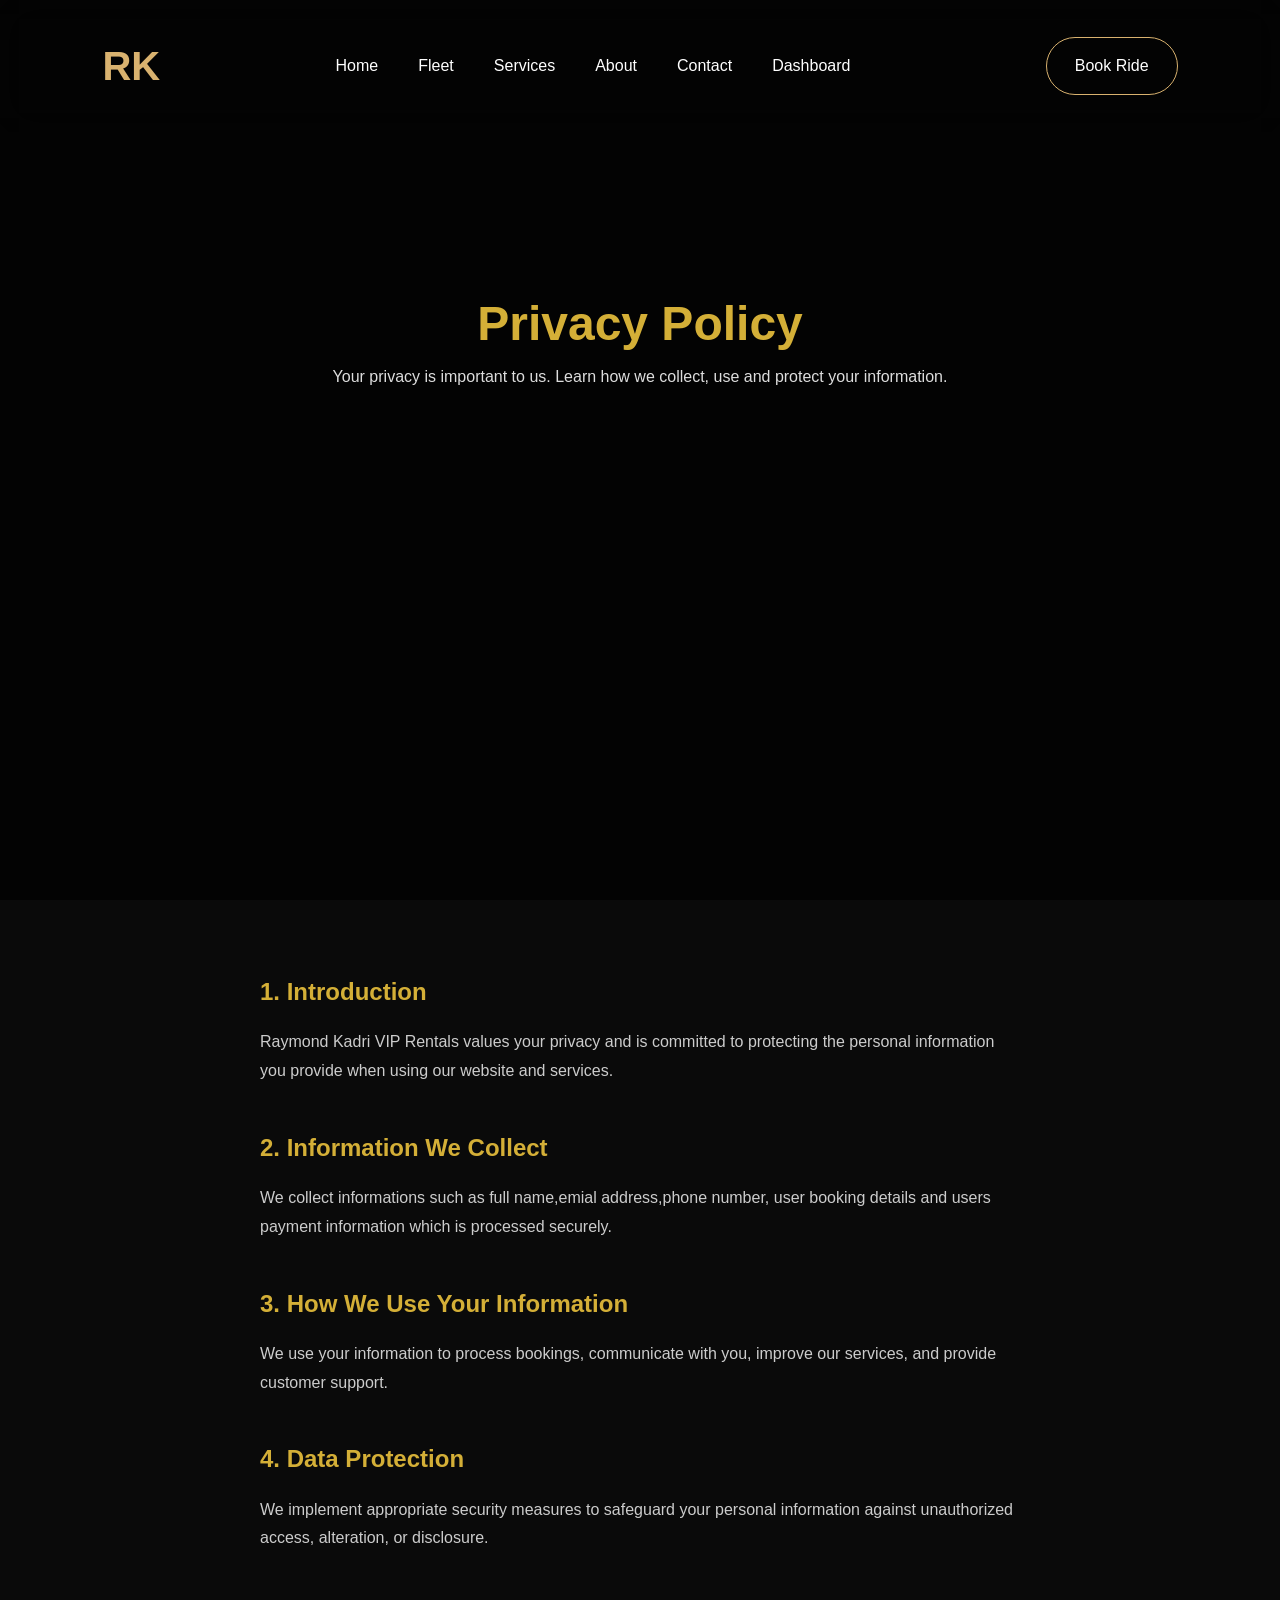
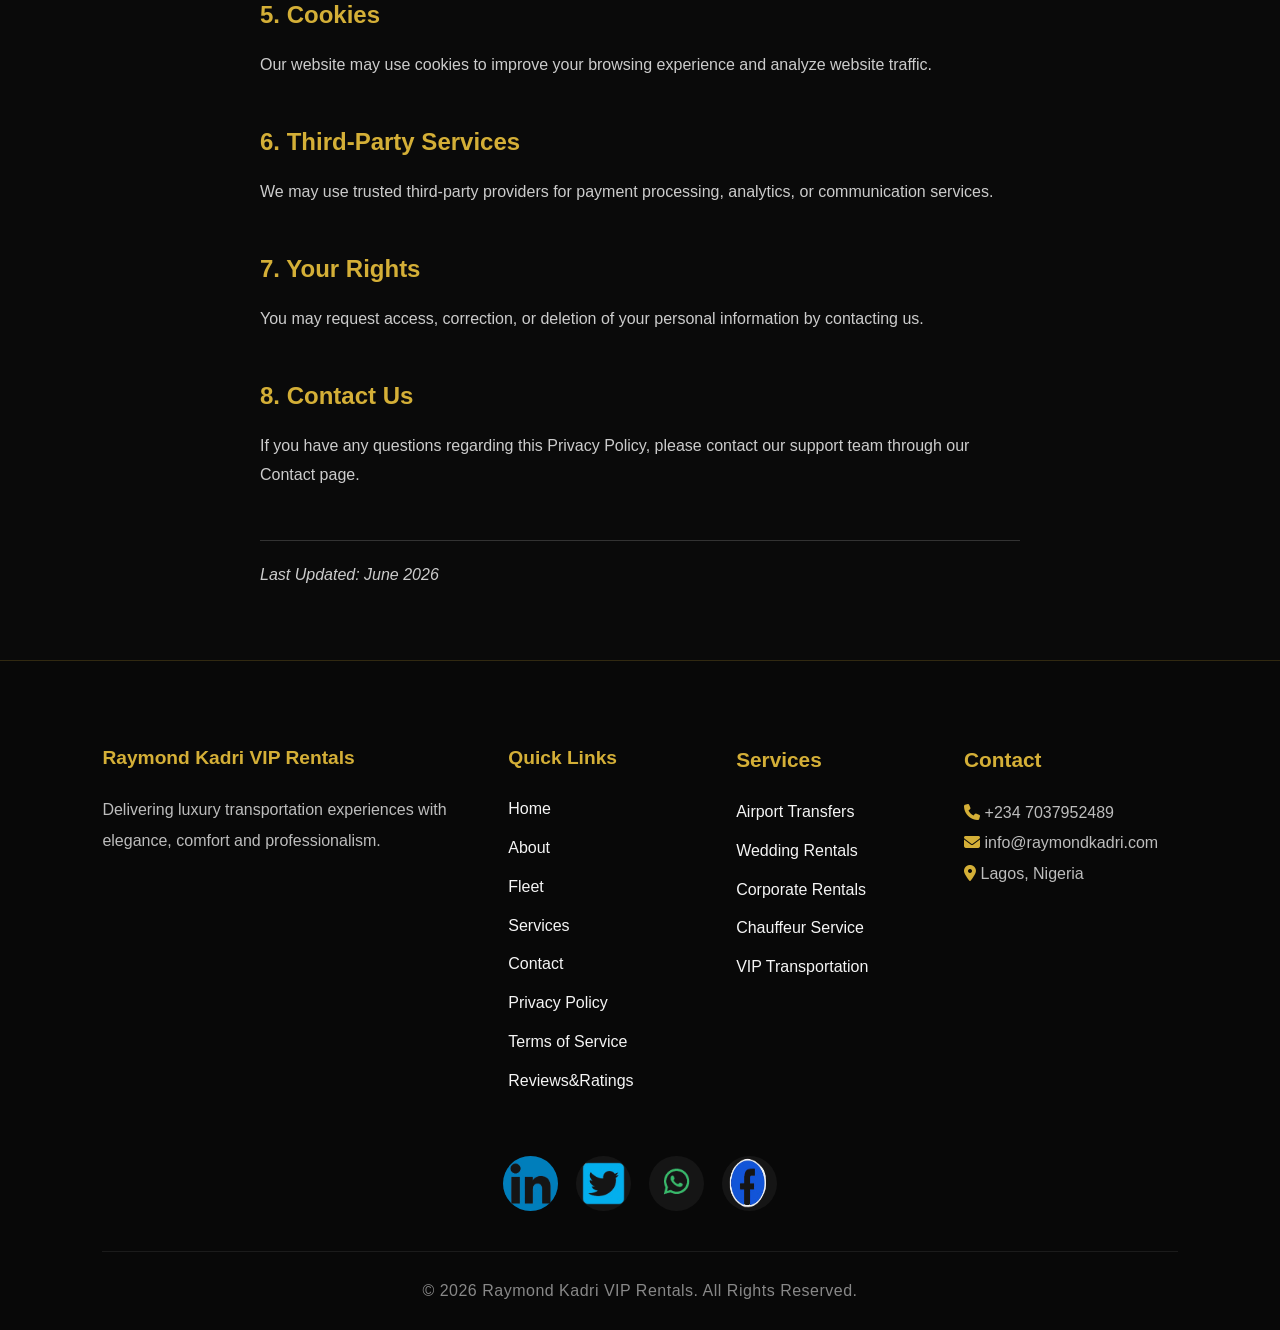
<file: privacy.html>
<!DOCTYPE html>
<html lang="en">
<head>
    <meta charset="UTF-8">
    <meta name="viewport" content="width=device-width, initial-scale=1.0">
    <title>Privacy Policy | Raymond Kadri VIP Rentals</title>

    <link rel="stylesheet" href="styles.css">
    <link rel="stylesheet" href="privacy.css">

    <link
    href="https://fonts.googleapis.com/css2?family=Poppins:wght@300;400;600;700&display=swap"
    rel="stylesheet">

    <link rel="stylesheet"
    href="https://cdnjs.cloudflare.com/ajax/libs/font-awesome/6.5.2/css/all.min.css">
</head>
<body>

<nav>

<div class="logo">
RK
</div>

<button class="nav-toggle" aria-label="Open navigation">
    <span></span>
</button>
<div class="nav-menu">
<div class="nav-menu-sub">
    <ul>

        <li><a href="index.html">Home</a></li>
        <li><a href="fleet.php">Fleet</a></li>
        <li><a href="services.html">Services</a></li>
        <li><a href="about.html">About</a></li>
        <li><a href="contact.html">Contact</a></li>
        <li><a href="user/user-dashboard.php">Dashboard</a></li>

    </ul>
</div>
<a class="book-btn" href="fleet.php">
    Book Ride
    </a>
    </div>
</nav>

    <!-- HERO -->
     <section class="privacy_container">

    <section class="hero">

        <div class="overlay"></div>

        <div class="hero-content">

            <h1>Privacy Policy</h1>

            <p>
                Your privacy is important to us. Learn how we collect,
                use and protect your information.
            </p>

        </div>

    </section>

    <!-- POLICY -->

    <section class="policy">

        <h2>1. Introduction</h2>

        <p>
            Raymond Kadri VIP Rentals values your privacy and is committed
            to protecting the personal information you provide when using
            our website and services.
        </p>

        <h2>2. Information We Collect</h2>

        <p>We collect informations such as full name,emial address,phone number,
            user booking details and users payment information which is processed securely.
        </p>

        <!-- <ul>

            <li>Full Name</li>

            <li>Email Address</li>

            <li>Phone Number</li>

            <li>Booking Details</li>

            <li>Payment Information (processed securely)</li>

        </ul> -->

        <h2>3. How We Use Your Information</h2>

        <p>
            We use your information to process bookings,
            communicate with you, improve our services,
            and provide customer support.
        </p>

        <h2>4. Data Protection</h2>

        <p>
            We implement appropriate security measures to
            safeguard your personal information against
            unauthorized access, alteration, or disclosure.
        </p>

        <h2>5. Cookies</h2>

        <p>
            Our website may use cookies to improve your browsing
            experience and analyze website traffic.
        </p>

        <h2>6. Third-Party Services</h2>

        <p>
            We may use trusted third-party providers for payment
            processing, analytics, or communication services.
        </p>

        <h2>7. Your Rights</h2>

        <p>
            You may request access, correction, or deletion of
            your personal information by contacting us.
        </p>

        <h2>8. Contact Us</h2>

        <p>
            If you have any questions regarding this Privacy Policy,
            please contact our support team through our Contact page.
        </p>

        <p class="last-update">
            Last Updated: June 2026
        </p>

    </section>

    <footer class="footer">

        <div class="footer-container">

            <div class="footer-column">

                <h2>Raymond Kadri VIP Rentals</h2>

                <p>
                    Delivering luxury transportation experiences
                    with elegance, comfort and professionalism.
                </p>

            </div>

            <div class="footer-column quick-links">

                <h2>Quick Links</h2>

                <ul>

                    <li><a href="index.html">Home</a></li>
                    <li><a href="about.html">About</a></li>
                    <li><a href="fleet.php">Fleet</a></li>
                    <li><a href="services.html">Services</a></li>
                    <li><a href="contact.html">Contact</a></li>
                    <li><a href="privacy.html">Privacy Policy</a></li>
                    <li><a href="termsofservice.html">Terms of Service</a></li>
                    <li><a href="reviews.php">Reviews&Ratings</a></li>

                </ul>

            </div>

            <div class="footer-column">

                <h3>Services</h3>
                <div class="footer-column-services">
                <ul>

                    <li>Airport Transfers</li>
                    <li>Wedding Rentals</li>
                    <li>Corporate Rentals</li>
                    <li>Chauffeur Service</li>
                    <li>VIP Transportation</li>

                </ul>
                </div>
            </div>

            <div class="footer-column">

                <h3>Contact</h3>

                <p>
                    <i class="fa-solid fa-phone"></i>
                    +234 7037952489
                </p>

                <p>
                    <i class="fa-solid fa-envelope"></i>
                    info@raymondkadri.com
                </p>

                <p>
                    <i class="fa-solid fa-location-dot"></i>
                    Lagos, Nigeria
                </p>

            </div>

        </div>

        <div class="footer-socials">

        <a href="https://www.linkedin.com/in/raymond-kadri-1b0b3b1b2/" target="_blank">
            <img src="download__4_-removebg-preview (1).png" alt="">
        </a>

        <a href="https://twitter.com/RaymondKadri" target="_blank">
            <img src="download__3_-removebg-preview (1).png" alt=""> 
        </a>

        <a href="https://wa.me/2347037952489" target="_blank">
            <img src="download__1_-removebg-preview (2).png" alt="">
        </a>

        <a href="https://www.facebook.com/raymond-kadri-1b0b3b1b2/" target="_blank">
             <img src="download__2_-removebg-preview (3).png" alt="">
        </a>

    </div>
        
        <div class="footer-bottom">

            <p>
                © 2026 Raymond Kadri VIP Rentals.
                All Rights Reserved.
            </p>

        </div>

    </footer>
    </section>

    <script src="privacy.js"></script>
    
</body>
</html>
</file>
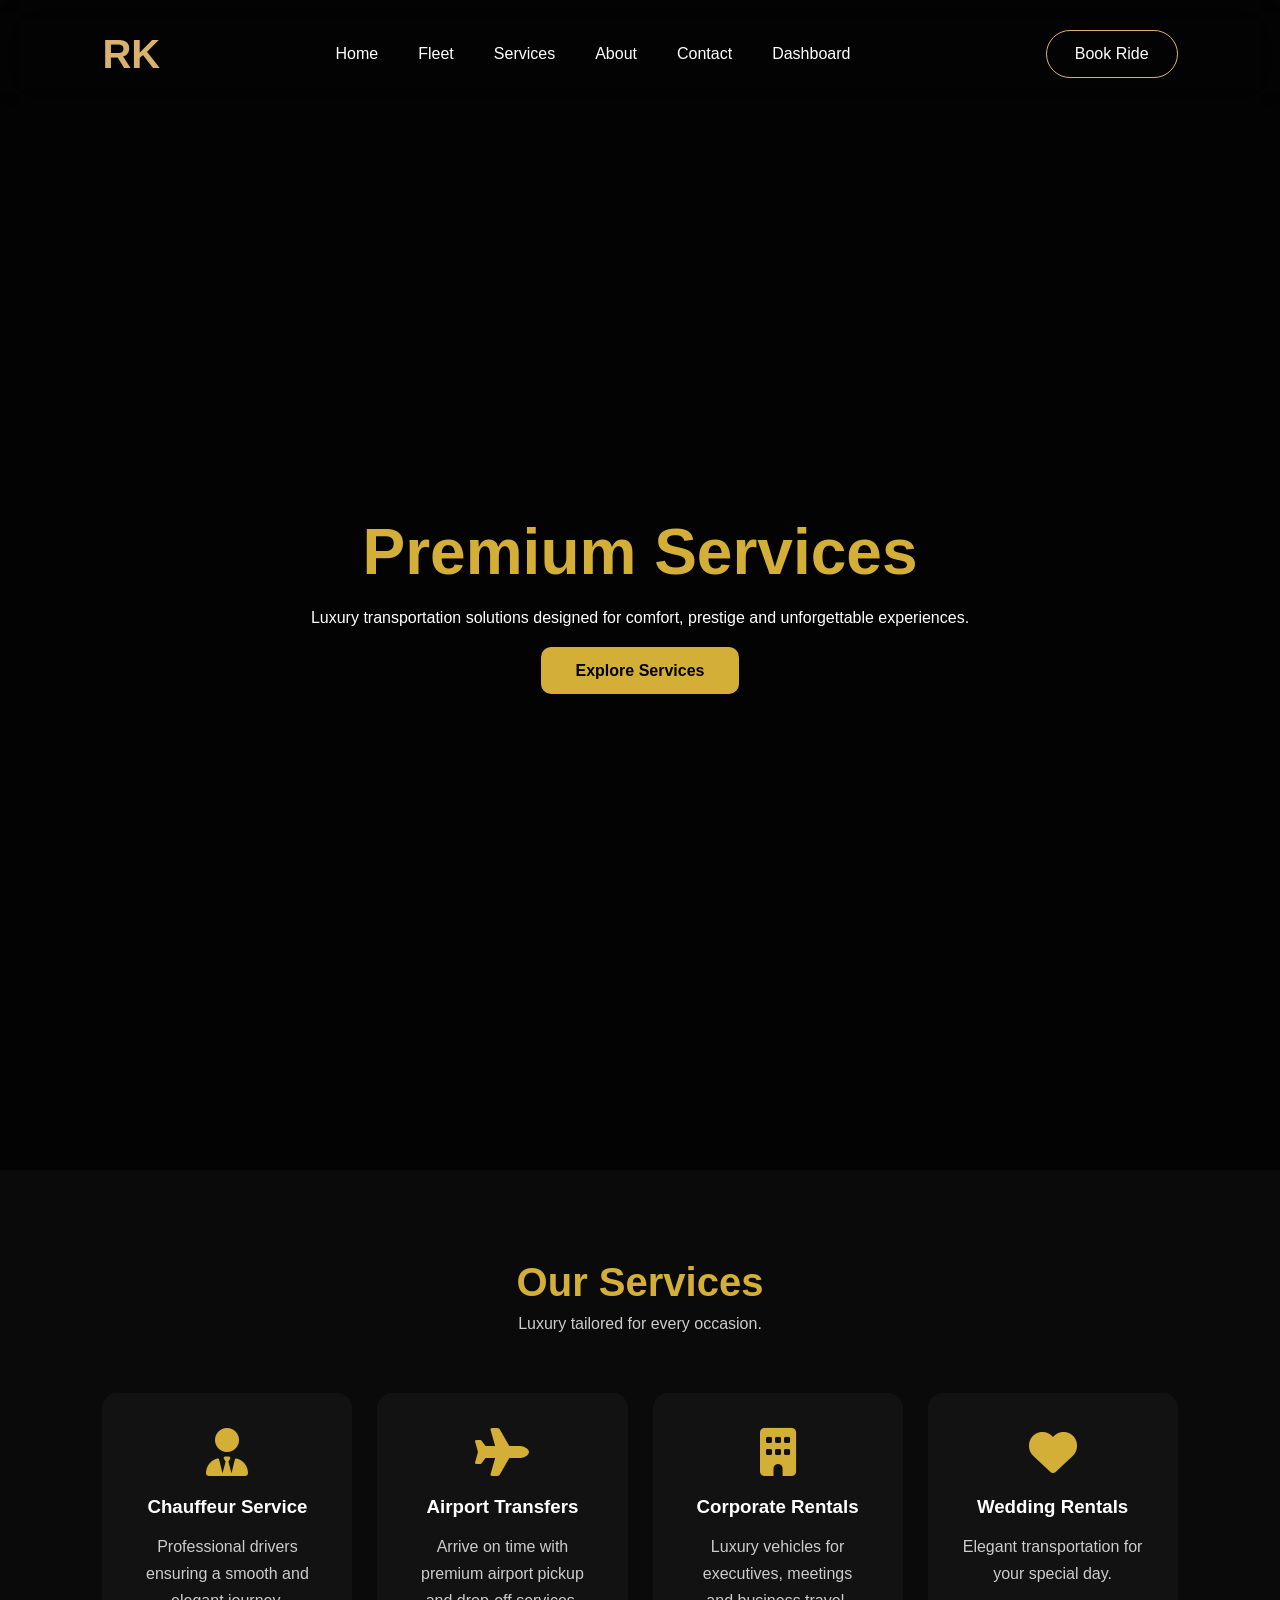
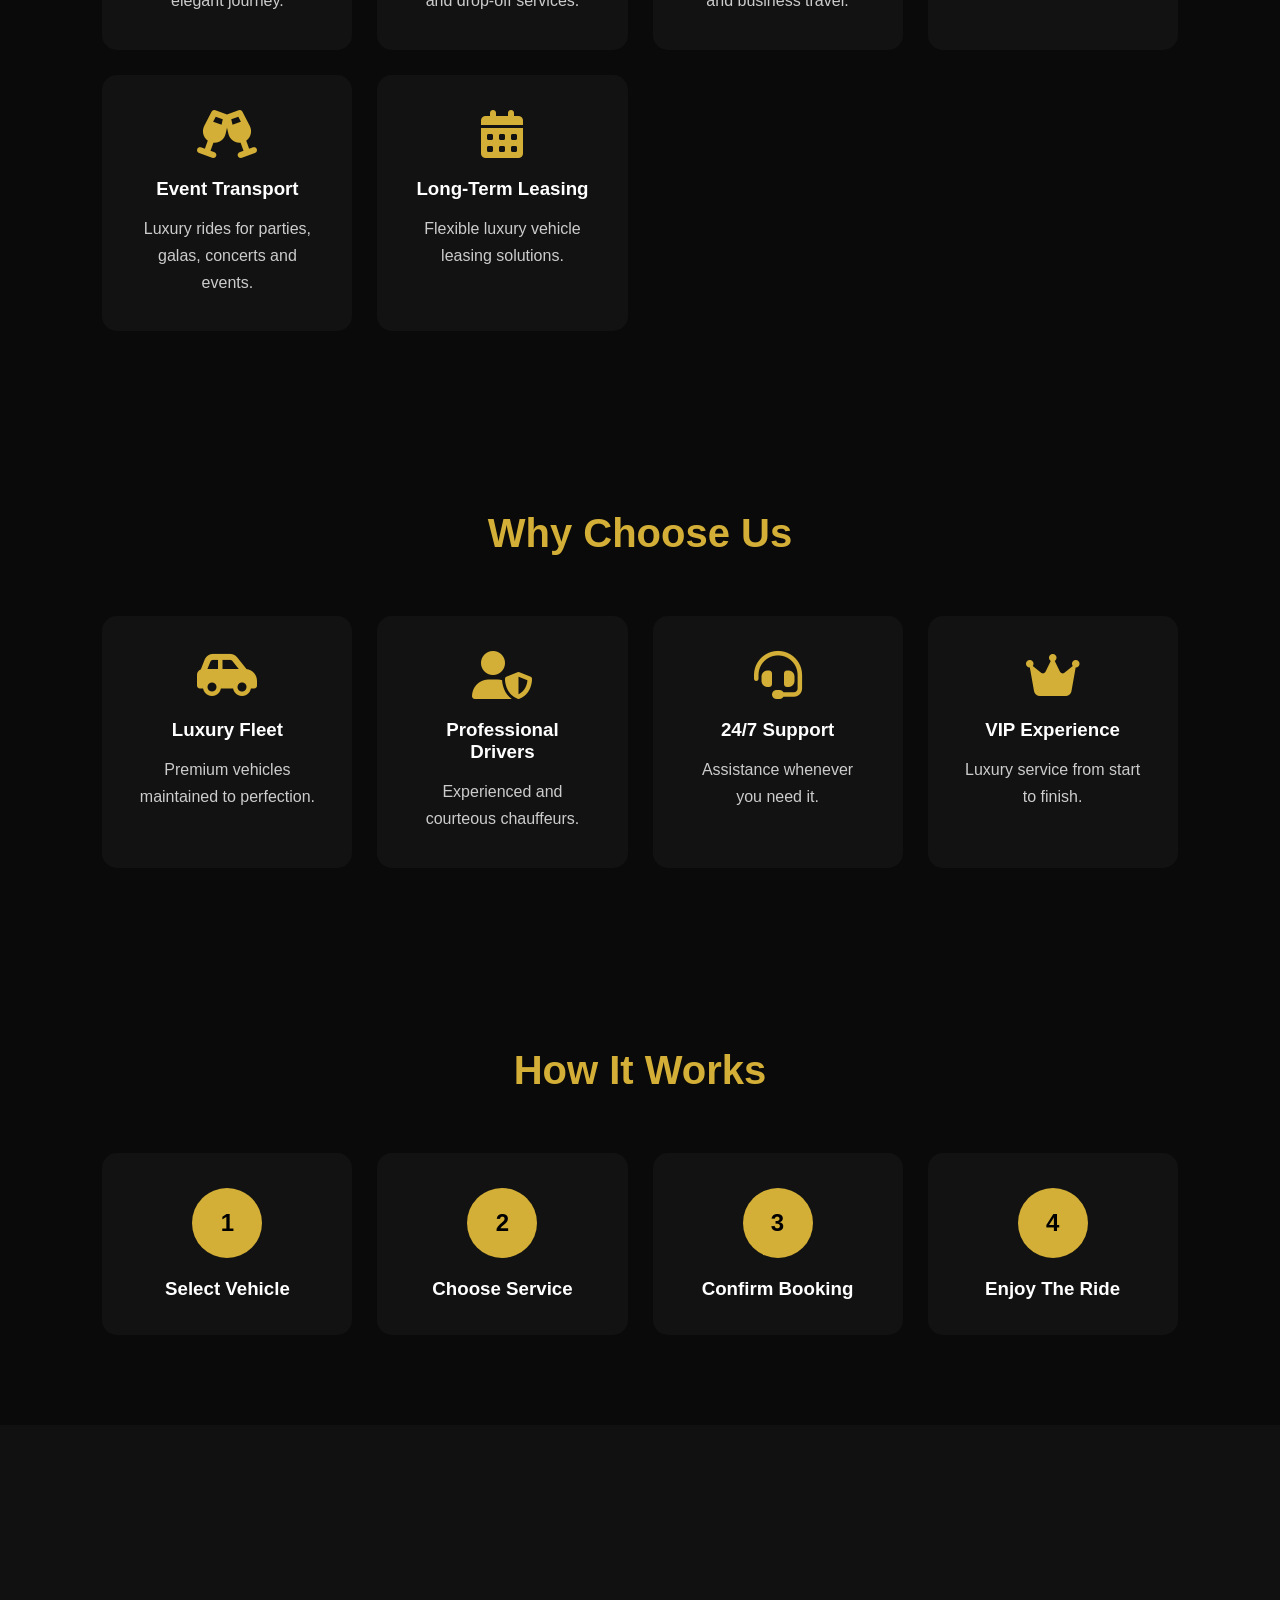
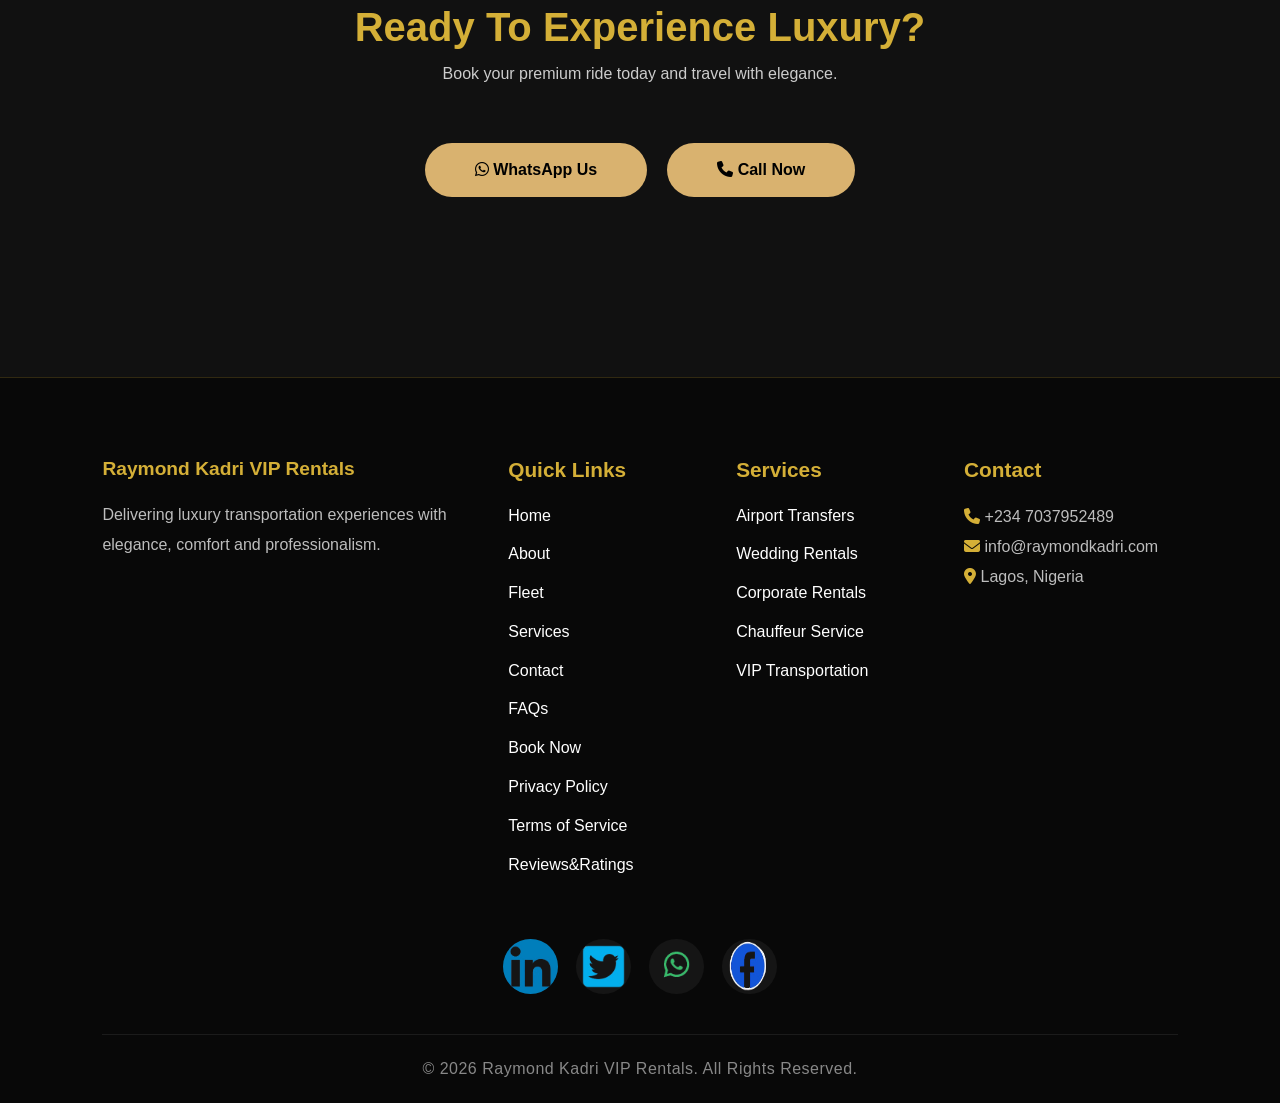
<file: services.html>
<!DOCTYPE html>
<html lang="en">
<head>
<meta charset="UTF-8">
<meta name="viewport" content="width=device-width, initial-scale=1.0">
<title>Premium Services | Raymond Kadri VIP Rentals</title>

<link rel="stylesheet" href="styles.css">

<link rel="stylesheet" href="services.css">

<link rel="stylesheet"
href="https://cdnjs.cloudflare.com/ajax/libs/font-awesome/6.5.2/css/all.min.css">

<link
href="https://fonts.googleapis.com/css2?family=Poppins:wght@300;400;600;700&display=swap"
rel="stylesheet">
</head>
<body>

<nav>

<div class="logo">
RK
</div>

<button class="nav-toggle" aria-label="Open navigation">
    <span></span>
</button>
<div class="nav-menu">
<div class="nav-menu-sub">
    <ul>

    <li><a href="index.html">Home</a></li>
    <li><a href="fleet.php">Fleet</a></li>
    <li><a href="services.html">Services</a></li>
    <li><a href="about.html">About</a></li>
    <li><a href="contact.html">Contact</a></li>
    <li><a href="user/user-dashboard.php">Dashboard</a></li>

    </ul>

    
    
    </a>
</div>
<a class="book-btn" href="fleet.php">Book Ride</a>
</div>
</nav>

<!-- HERO -->

<section class="services-hero">

<div class="overlay"></div>

<div class="hero-content">

<h1>Premium Services</h1>

<p>
Luxury transportation solutions designed for comfort,
prestige and unforgettable experiences.
</p>

<a href="#services" class="hero-btn">
Explore Services
</a>

</div>

</section>

<!-- SERVICES -->

<section class="services" id="services">

<div class="section-title">
<h2>Our Services</h2>
<p>Luxury tailored for every occasion.</p>
</div>

<div class="services-grid">

<div class="service-card">
<i class="fa-solid fa-user-tie"></i>
<h3>Chauffeur Service</h3>
<p>
Professional drivers ensuring a smooth
and elegant journey.
</p>
</div>

<div class="service-card">
<i class="fa-solid fa-plane"></i>
<h3>Airport Transfers</h3>
<p>
Arrive on time with premium airport
pickup and drop-off services.
</p>
</div>

<div class="service-card">
<i class="fa-solid fa-building"></i>
<h3>Corporate Rentals</h3>
<p>
Luxury vehicles for executives,
meetings and business travel.
</p>
</div>

<div class="service-card">
<i class="fa-solid fa-heart"></i>
<h3>Wedding Rentals</h3>
<p>
Elegant transportation for your
special day.
</p>
</div>

<div class="service-card">
<i class="fa-solid fa-champagne-glasses"></i>
<h3>Event Transport</h3>
<p>
Luxury rides for parties, galas,
concerts and events.
</p>
</div>

<div class="service-card">
<i class="fa-solid fa-calendar-days"></i>
<h3>Long-Term Leasing</h3>
<p>
Flexible luxury vehicle leasing
solutions.
</p>
</div>

</div>

</section>

<!-- WHY US -->

<section class="why-us">

<div class="section-title">
<h2>Why Choose Us</h2>
</div>

<div class="why-grid">

<div class="why-card">
<i class="fa-solid fa-car-side"></i>
<h3>Luxury Fleet</h3>
<p>Premium vehicles maintained to perfection.</p>
</div>

<div class="why-card">
<i class="fa-solid fa-user-shield"></i>
<h3>Professional Drivers</h3>
<p>Experienced and courteous chauffeurs.</p>
</div>

<div class="why-card">
<i class="fa-solid fa-headset"></i>
<h3>24/7 Support</h3>
<p>Assistance whenever you need it.</p>
</div>

<div class="why-card">
<i class="fa-solid fa-crown"></i>
<h3>VIP Experience</h3>
<p>Luxury service from start to finish.</p>
</div>

</div>

</section>

<!-- BOOKING PROCESS -->

<section class="process">

<div class="section-title">
<h2>How It Works</h2>
</div>

<div class="process-grid">

<div class="step">
<span>1</span>
<h3>Select Vehicle</h3>
</div>

<div class="step">
<span>2</span>
<h3>Choose Service</h3>
</div>

<div class="step">
<span>3</span>
<h3>Confirm Booking</h3>
</div>

<div class="step">
<span>4</span>
<h3>Enjoy The Ride</h3>
</div>

</div>

</section>

<!-- CTA -->

<section class="cta">

<h2>Ready To Experience Luxury?</h2>

<p>
Book your premium ride today and travel
with elegance.
</p>

<div class="cta-buttons">

<a href="https://wa.me/2347037952489" target="_blank" class="whatsapp-btn">
<i class="fa-brands fa-whatsapp"></i>
WhatsApp Us
</a>

<a href="tel:+2347037952489" class="call-btn">
<i class="fa-solid fa-phone"></i>
Call Now
</a>

</div>

</section>

<footer class="footer">

    <div class="footer-container">

        <!-- COMPANY -->

        <div class="footer-column">

            <h2>Raymond Kadri VIP Rentals</h2>

            <p>
                Delivering luxury transportation experiences
                with elegance, comfort and professionalism.
            </p>

        </div>

        <!-- QUICK LINKS -->

        <div class="footer-column quick-links">

            <h3>Quick Links</h3>

            <ul>

                <li><a href="index.html">Home</a></li>

                <li><a href="about.html">About</a></li>

                <li><a href="fleet.php">Fleet</a></li>

                <li><a href="services.html">Services</a></li>

                <li><a href="contact.html">Contact</a></li>      
                <li><a href="faqs.html">FAQs</a></li> 
                <li><a href="fleet.php">Book Now</a></li>
                <li><a href="privacy.html">Privacy Policy</a></li>
                <li><a href="termsofservice.html">Terms of Service</a></li>  
                <li><a href="reviews.php">Reviews&Ratings</a></li>   

            </ul>

        </div>

        <!-- SERVICES -->

        <div class="footer-column">

            <h3>Services</h3>
            <div class="footer-column-services">
            <ul>

                <li>Airport Transfers</li>

                <li>Wedding Rentals</li>

                <li>Corporate Rentals</li>

                <li>Chauffeur Service</li>

                <li>VIP Transportation</li>

            </ul>
            </div>
        </div>

        <!-- CONTACT -->

        <div class="footer-column">

            <h3>Contact</h3>

            <p>
                <i class="fa-solid fa-phone"></i>
                +234 7037952489
            </p>

            <p>
                <i class="fa-solid fa-envelope"></i>
                info@raymondkadri.com
            </p>

            <p>
                <i class="fa-solid fa-location-dot"></i>
                Lagos, Nigeria
            </p>

        </div>

    </div>

    <!-- SOCIALS -->
    <div class="footer-socials">

        <a href="https://www.linkedin.com/in/raymond-kadri-1b0b3b1b2/" target="_blank">
            <img src="download__4_-removebg-preview (1).png" alt="">
        </a>

        <a href="https://twitter.com/RaymondKadri" target="_blank">
            <img src="download__3_-removebg-preview (1).png" alt=""> 
        </a>

        <a href="https://wa.me/2347037952489" target="_blank">
            <img src="download__1_-removebg-preview (2).png" alt="">
        </a>

        <a href="https://www.facebook.com/raymond-kadri-1b0b3b1b2/" target="_blank">
             <img src="download__2_-removebg-preview (3).png" alt="">
        </a>

    </div>
    
    <!-- COPYRIGHT -->

    <div class="footer-bottom">

        <p>
            © 2026 Raymond Kadri VIP Rentals.
            All Rights Reserved.
        </p>

    </div>

</footer>

<script src="services.js"></script>

</body>
</html>
</file>
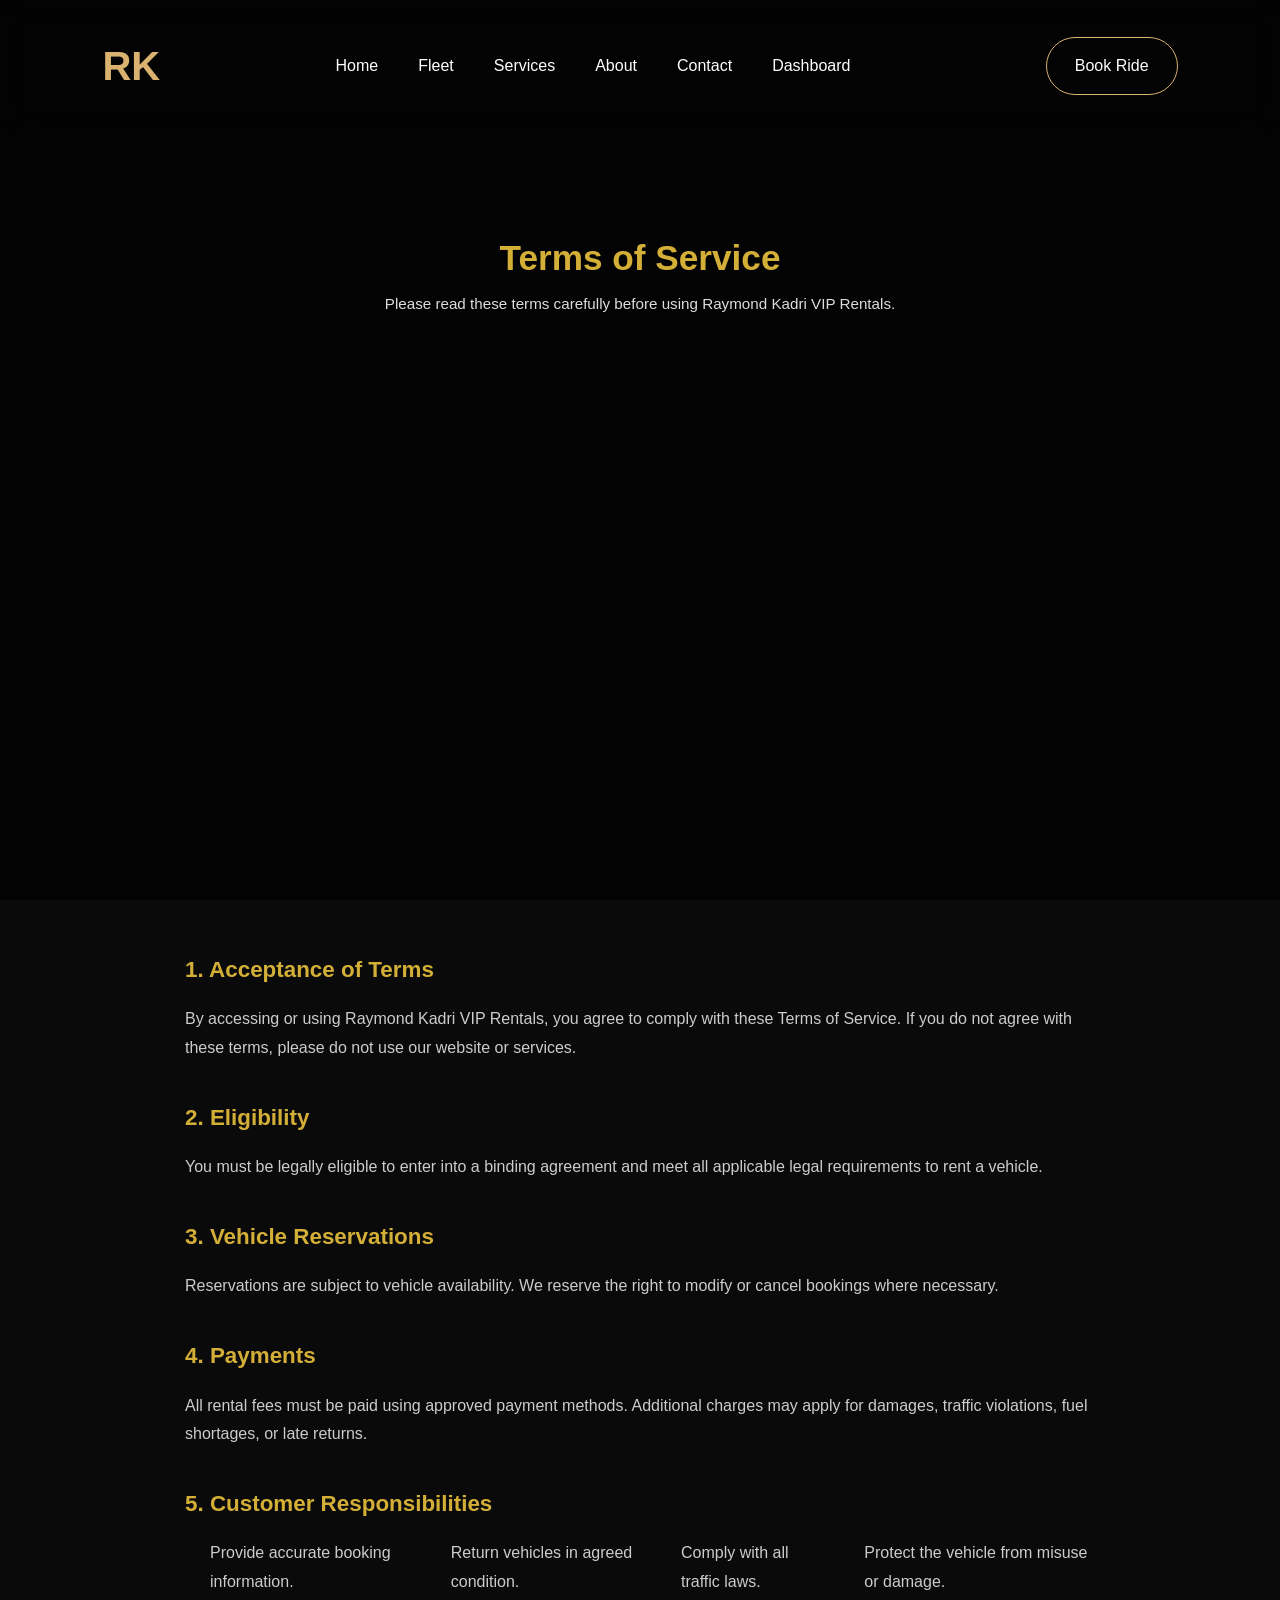
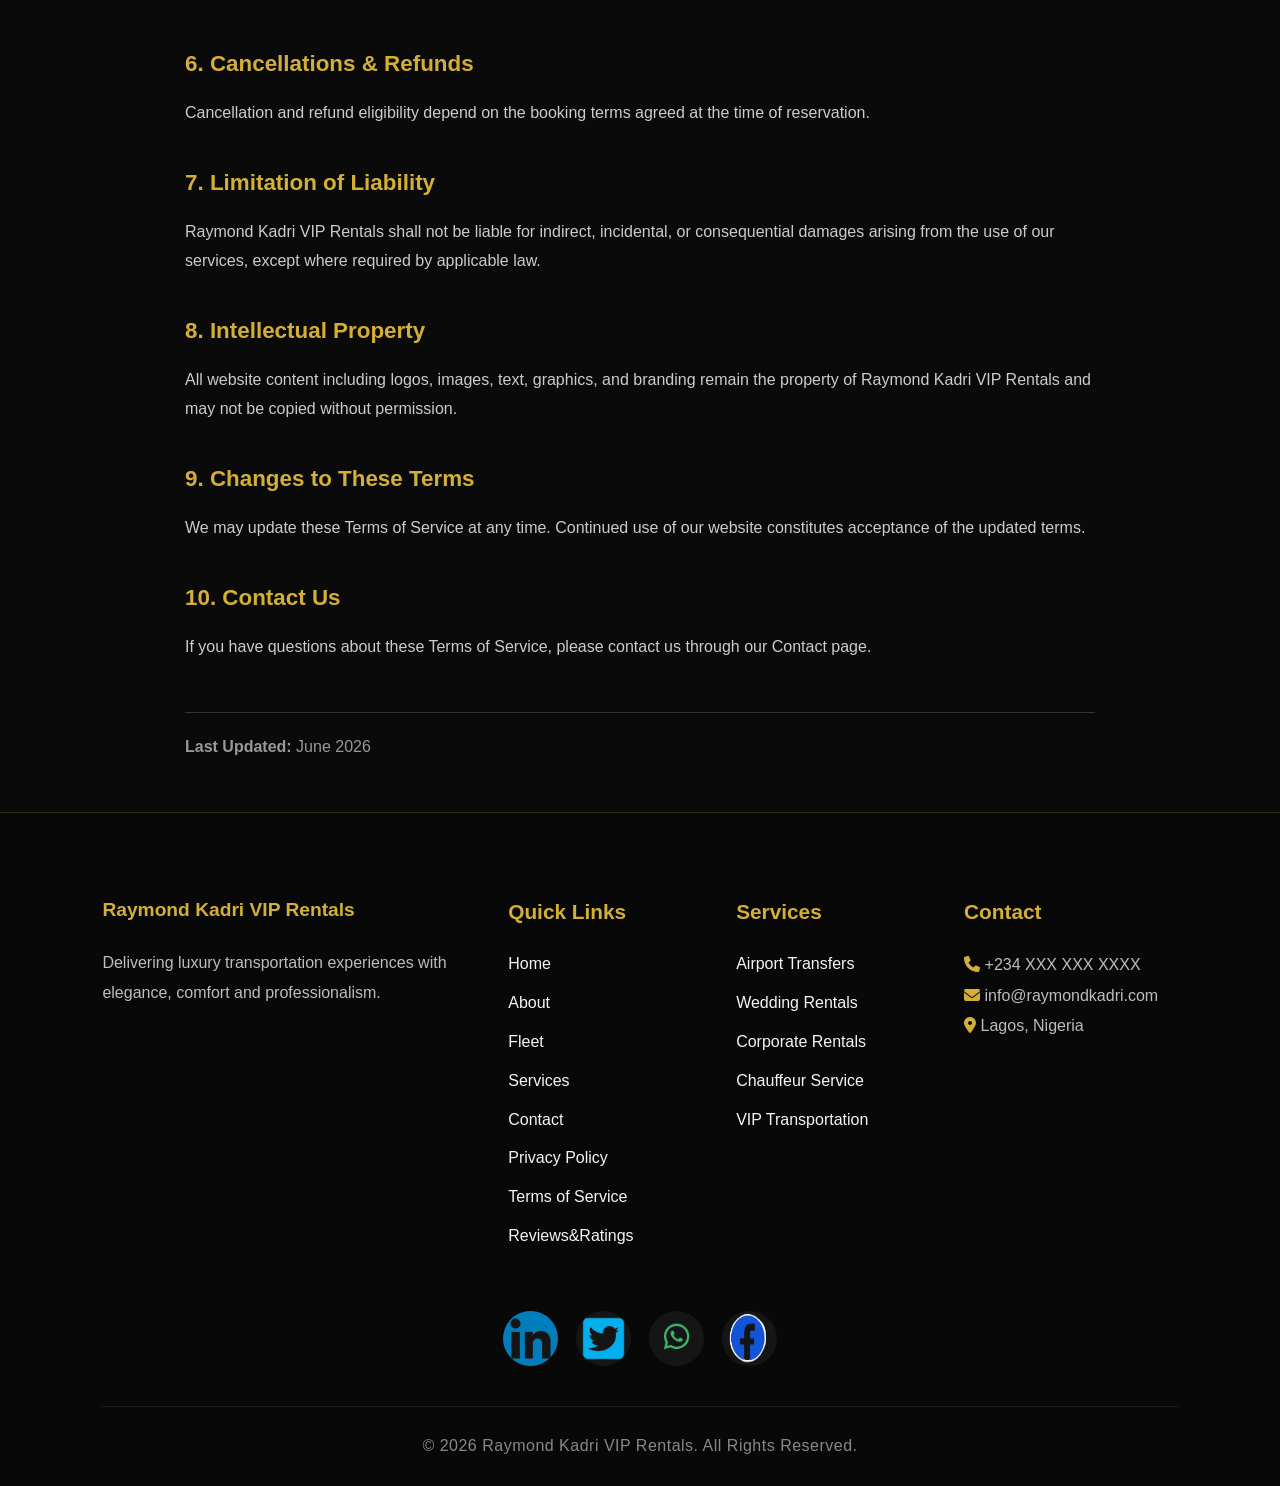
<file: termsofservice.html>
<!DOCTYPE html>
<html lang="en">
<head>
    <meta charset="UTF-8">
    <meta name="viewport" content="width=device-width, initial-scale=1.0">
    <title>Terms of Service | Raymond Kadri VIP Rentals</title>

    <link rel="stylesheet" href="styles.css">
    <link rel="stylesheet" href="termsofservice.css">

    <link
    href="https://fonts.googleapis.com/css2?family=Poppins:wght@300;400;600;700&display=swap"
    rel="stylesheet">

    <link rel="stylesheet"
    href="https://cdnjs.cloudflare.com/ajax/libs/font-awesome/6.5.2/css/all.min.css">
</head>
<body>

<nav>

<div class="logo">
RK
</div>

<button class="nav-toggle" aria-label="Open navigation">
    <span></span>
</button>
<div class="nav-menu">
<div class="nav-menu-sub">
    <ul>

        <li><a href="index.html">Home</a></li>
        <li><a href="fleet.php">Fleet</a></li>
        <li><a href="services.html">Services</a></li>
        <li><a href="about.html">About</a></li>
        <li><a href="contact.html">Contact</a></li>
        <li><a href="user/user-dashboard.php">Dashboard</a></li>

    </ul>
</div>
<a class="book-btn" href="fleet.php">
    Book Ride
    </a>
    </div>
</nav>

    <!-- HERO -->

    <section class="hero">

        <div class="overlay"></div>

        <div class="hero-content">

            <h1>Terms of Service</h1>

            <p>
                Please read these terms carefully before using
                Raymond Kadri VIP Rentals.
            </p>

        </div>

    </section>

    <!-- TERMS -->

    <section class="terms">

        <h2>1. Acceptance of Terms</h2>

        <p>
            By accessing or using Raymond Kadri VIP Rentals,
            you agree to comply with these Terms of Service.
            If you do not agree with these terms, please do
            not use our website or services.
        </p>

        <h2>2. Eligibility</h2>

        <p>
            You must be legally eligible to enter into a
            binding agreement and meet all applicable legal
            requirements to rent a vehicle.
        </p>

        <h2>3. Vehicle Reservations</h2>

        <p>
            Reservations are subject to vehicle availability.
            We reserve the right to modify or cancel bookings
            where necessary.
        </p>

        <h2>4. Payments</h2>

        <p>
            All rental fees must be paid using approved payment
            methods. Additional charges may apply for damages,
            traffic violations, fuel shortages, or late returns.
        </p>

        <h2>5. Customer Responsibilities</h2>

        <ul>

            <li>Provide accurate booking information.</li>

            <li>Return vehicles in agreed condition.</li>

            <li>Comply with all traffic laws.</li>

            <li>Protect the vehicle from misuse or damage.</li>

        </ul>

        <h2>6. Cancellations & Refunds</h2>

        <p>
            Cancellation and refund eligibility depend on
            the booking terms agreed at the time of reservation.
        </p>

        <h2>7. Limitation of Liability</h2>

        <p>
            Raymond Kadri VIP Rentals shall not be liable for
            indirect, incidental, or consequential damages
            arising from the use of our services, except where
            required by applicable law.
        </p>

        <h2>8. Intellectual Property</h2>

        <p>
            All website content including logos, images,
            text, graphics, and branding remain the property
            of Raymond Kadri VIP Rentals and may not be copied
            without permission.
        </p>

        <h2>9. Changes to These Terms</h2>

        <p>
            We may update these Terms of Service at any time.
            Continued use of our website constitutes acceptance
            of the updated terms.
        </p>

        <h2>10. Contact Us</h2>

        <p>
            If you have questions about these Terms of Service,
            please contact us through our Contact page.
        </p>

        <div class="last-updated">

            <strong>Last Updated:</strong> June 2026

        </div>

    </section>

    <footer class="footer">

        <div class="footer-container">

            <div class="footer-column">

                <h2>Raymond Kadri VIP Rentals</h2>

                <p>
                    Delivering luxury transportation experiences
                    with elegance, comfort and professionalism.
                </p>

            </div>

            <div class="footer-column quick-links">

                <h3>Quick Links</h3>

                <ul>

                    <li><a href="index.html">Home</a></li>
                    <li><a href="about.html">About</a></li>
                    <li><a href="fleet.php">Fleet</a></li>
                    <li><a href="services.html">Services</a></li>
                    <li><a href="contact.html">Contact</a></li>
                    <li><a href="privacy.html">Privacy Policy</a></li>
                    <li><a href="termsofservice.html">Terms of Service</a></li>
                    <li><a href="reviews.html">Reviews&Ratings</a></li>

                </ul>

            </div>

            <div class="footer-column">

                <h3>Services</h3>
                <div class="footer-column-services">
                <ul>

                    <li>Airport Transfers</li>
                    <li>Wedding Rentals</li>
                    <li>Corporate Rentals</li>
                    <li>Chauffeur Service</li>
                    <li>VIP Transportation</li>

                </ul>
                </div>
            </div>

            <div class="footer-column">

                <h3>Contact</h3>

                <p>
                    <i class="fa-solid fa-phone"></i>
                    +234 XXX XXX XXXX
                </p>

                <p>
                    <i class="fa-solid fa-envelope"></i>
                    info@raymondkadri.com
                </p>

                <p>
                    <i class="fa-solid fa-location-dot"></i>
                    Lagos, Nigeria
                </p>

            </div>

        </div>

        <div class="footer-socials">

        <a href="https://www.linkedin.com/in/raymond-kadri-1b0b3b1b2/" target="_blank">
            <img src="download__4_-removebg-preview (1).png" alt="">
        </a>

        <a href="https://twitter.com/RaymondKadri" target="_blank">
            <img src="download__3_-removebg-preview (1).png" alt=""> 
        </a>

        <a href="https://wa.me/2347037952489" target="_blank">
            <img src="download__1_-removebg-preview (2).png" alt="">
        </a>

        <a href="https://www.facebook.com/raymond-kadri-1b0b3b1b2/" target="_blank">
             <img src="download__2_-removebg-preview (3).png" alt="">
        </a>

    </div>
        
        <div class="footer-bottom">

            <p>
                © 2026 Raymond Kadri VIP Rentals.
                All Rights Reserved.
            </p>

        </div>

    </footer>

    <script src="main.js"></script>

</body>
</html>
</file>
<file: styles.css>
* {
    margin: 0;
    padding: 0;
    box-sizing: border-box;
}

body {

    font-family: Poppins;

    background: #060606;

    color: white;

    overflow-x: hidden;

}



nav {

    display: flex;

    justify-content: space-between;

    align-items: center;

    padding: 30px 8%;

    position: fixed;

    width: 100%;

    z-index: 1000;

    backdrop-filter: blur(20px);

}

.logo {

    font-size: 40px;

    font-weight: 700;

    color: #d9b26f;

}

.nav-menu {

    display: flex;

    align-items: center;

    gap: 20px;

    flex-wrap: nowrap;

    flex: 1;

    min-width: 0;

}

.nav-menu-sub {
    flex: 1;
    display: flex;
    justify-content: center;
    min-width: 0;
}

.nav-menu ul {

    display: flex;

    gap: 40px;

    flex-wrap: nowrap;

    align-items: center;

}

.nav-menu .book-btn {
    margin-left: auto;
}

.nav-toggle {

    display: none;

    background: none;

    border: none;

    cursor: pointer;

    width: 40px;

    height: 40px;

    position: relative;

}

.nav-toggle span,
.nav-toggle span::before,
.nav-toggle span::after {

    display: block;

    width: 24px;

    height: 2px;

    background: white;

    position: absolute;

    left: 50%;

    transform: translateX(-50%);

    transition: .3s ease;

}

.nav-toggle span::before {

    content: "";

    top: -8px;

}

.nav-toggle span::after {

    content: "";

    top: 8px;

}

.nav-toggle.open span {

    background: transparent;

}

.nav-toggle.open span::before {

    transform: translateX(-50%) rotate(45deg);

    top: 0;

}

.nav-toggle.open span::after {

    transform: translateX(-50%) rotate(-45deg);

    top: 0;

}

ul {

    display: flex;

    gap: 40px;

    list-style: none;

}

a {

    text-decoration: none;

    color: white;

}

.book-btn {

    padding: 14px 28px;

    border: 1px solid #d9b26f;

    border-radius: 50px;

    transition: .4s;

}

.book-btn:hover {

    background: #d9b26f;

    color: black;

}



.hero {

    height: 100vh;
    padding-top: 100px;
    padding-left: 30px;
    padding-right: 30px;
    padding-bottom: 80px;
    background:
        linear-gradient(rgba(0, 0, 0, .55),
            rgba(0, 0, 0, .7)),

        url("Screenshot_20260522-112055_1.jpg");

    background-size: cover;

    background-position: center;

    display: flex;

    justify-content: flex-start;

    align-items: center;

    text-align: center;
    min-height: 100vh;

}



.hero-content {

    width: 100%;

    max-width: 900px;
    animation: fade 2s;
    margin: auto;
    padding-top: 60px;
    margin-bottom: 40px;
}

.tag {

    color: #d9b26f;

    letter-spacing: 5px;

    margin-bottom: 20px;

}

h1 {

    font-size: 90px;

    line-height: 1;

}

.sub {

    margin-top: 30px;

    font-size: 22px;

    color: #bbb;

}



.hero-buttons {

    margin-top: 50px;

    display: flex;

    justify-content: center;

    gap: 20px;

}

.hero-buttons a {

    padding: 18px 40px;

    border-radius: 50px;

    transition: .5s;

}



.hero-buttons a:first-child {

    background: #d9b26f;

    color: black;

}



.hero-buttons a:hover {

    transform: translateY(-6px);

}



.stats {

    display: flex;

    justify-content: center;

    gap: 100px;

    padding: 120px;

}



.stats h2 {

    font-size: 60px;

    color: #d9b26f;

}



.experience {

    padding: 120px;

    display: grid;

    grid-template-columns: 1fr 1fr;

    gap: 50px;

}



.left h2 {

    font-size: 60px;

}



.glass-card {

    height: 220px;

    margin-bottom: 25px;

    display: flex;

    justify-content: center;

    align-items: center;

    font-size: 32px;

    border-radius: 30px;

    background:

        rgba(255, 255, 255, .06);

    backdrop-filter: blur(25px);

    transition: .6s;

}



.glass-card:hover {

    transform:

        translateY(-10px) rotate(1deg);

}



.cta {

    padding: 180px;

    text-align: center;

}



.cta h2 {

    font-size: 70px;

}



.cta a {

    display: inline-block;

    margin-top: 30px;

    padding: 18px 50px;

    background: #d9b26f;

    color: black;

    border-radius: 50px;

}

/* FOOTER */

.footer {
    background: #080808;
    padding: 80px 8% 25px;
    border-top: 1px solid rgba(212, 175, 55, .2);
}

.footer-container {
    max-width: 1400px;
    margin: auto;
    display: grid;
    grid-template-columns: 2fr 1fr 1fr 1.2fr;
    gap: 50px;
}

.footer-column {
    min-width: 0;
}

.footer-column h2 {
    color: #d4af37;
    font-size: 1.2rem;
    margin-bottom: 20px;
}

.footer-column h3 {
    color: #d4af37;
    font-size: 1.3rem;
    margin-bottom: 20px;
}

.footer-column p {
    color: #bdbdbd;
    line-height: 1.9;
    font-size: 1rem;
    width: 100%;
    max-width: 420px;
}

.footer-column ul li a {
    color: inherit;
    transition: .3s;
}

.footer-column ul li a:hover {
    color: #d4af37;
    padding-left: 5px;
}

.footer-column i {
    color: #d4af37;
}

.footer-socials {
    display: flex;
    justify-content: center;
    align-items: center;
    gap: 18px;
    flex-wrap: wrap;
    margin-top: 60px;
}

.footer-socials img {
    width: 55px;
    height: 55px;
    display: block;
    border-radius: 50%;
    background: #151515;
    transition: .3s;
}

.footer-bottom {
    text-align: center;
    margin-top: 40px;
    padding-top: 25px;
    border-top: 1px solid rgba(255, 255, 255, .08);
}

.footer-bottom p {
    color: #888;
    letter-spacing: .5px;
}

.footer-column.quick-links ul,
.footer-column-services ul {
    list-style: none;
    display: flex;
    flex-direction: column;
    gap: 10px;
    line-height: 1.8;
    padding: 0;
    margin: 0;
}

/* TABLET */

@media(max-width:1300px) {
    .hero-content {
        margin-top: 20px;
        margin-bottom: 40px;
    }
    .services-hero , .fleet-hero , .contact-hero , .about-hero {
        height: 120vh;
    }
    
}

@media screen and (max-width:1306px) {
    .hero {
        height: 110vh;
    }
}

@media screen and (max-width:1100px) {
    .hero-buttons {
        justify-content: center;
        align-items: center;
    }
}

@media screen and (max-width:992px) {
    .footer-container {
        grid-template-columns: 1.5fr 1fr;
        gap: 40px;
    }
}

@media(max-width:1024px) {

    .footer-container {
        grid-template-columns: repeat(4, minmax(140px, 1fr));
        gap: 20px;
        max-width: 1000px;
        margin: auto;
    }

}

@media(max-width:992px) {

    .footer-container {

        grid-template-columns:
            repeat(2, 1fr);

        gap: 40px;
    }

    .footer-column p {
        max-width: none;
    }

}

@media(max-width:834px) {

    .footer-container {
        grid-template-columns: repeat(4, minmax(140px, 1fr));
        gap: 20px;
        max-width: 1000px;
        margin: auto;
    }

}

/* MOBILE */

@media(max-width:768px) {

    .footer {
        padding: 60px 6% 20px;
    }

    .footer-container {

        display: grid;
        grid-template-columns: repeat(4, minmax(140px, 1fr));

        text-align: left;

        gap: 20px;

        max-width: 1000px;

        margin: auto;
    }

    .footer-column {
        width: 100%;
    }

    .nav-menu ul li a {
        font-size: 1.2rem;
    }

    .nav-menu ul li {
        padding: 10px;
    }

    .footer-column h2 {
        font-size: 1.6rem;
    }

    .footer-column h3 {
        font-size: 1.2rem;
    }

    .footer-column p {
        margin-left: 0;
        margin-right: 0;
    }

    .footer-socials {
        justify-content: center;
        gap: 16px;
    }

}

@media screen and (min-width:481px) and (max-width:768px) {
    nav {
        justify-content: center;
        padding: 25px 6%;
    }

    .nav-menu {
        justify-content: center;
        flex-wrap: wrap;
        gap: 20px;
    }

    .nav-menu-sub ul {
        justify-content: center;
        flex-wrap: wrap;
        gap: 20px;
    }

    .nav-menu ul li {
        padding: 10px 10px 0;
    }

    .nav-menu .book-btn {
        margin-top: 8px;
    }
}


/* SMALL PHONES */

@media(max-width:480px) {

    .footer-container {
        grid-template-columns: 1fr;
    }

    .footer-column h2 {
        font-size: 1.4rem;
    }

    .footer-column h3 {
        font-size: 1.1rem;
    }

    .footer-column p,
    .footer-column li,
    .footer-bottom p {
        font-size: .95rem;
    }

    .footer-socials img {
        width: 48px;
        height: 48px;
    }

}


@keyframes fade {

    from {

        opacity: 0;

        transform: translateY(50px);

    }

    to {

        opacity: 1;

        transform: none;

    }

}

@media screen and (max-width:1300px) {
    .hero {
        height: auto;
    }

}

@media screen and (max-width:992px) {

    nav {

        padding: 20px 5%;

    }

    .hero {

        min-height: 100vh;

        padding:
            100px 40px 80px;

    }

    .hero-content {

        width: 100%;

        max-width: 700px;
        margin-bottom: 40px;

    }

    h1 {

        font-size: 30px;

    }

    .sub {

        font-size: 20px;

    }

    .stats {

        padding: 80px 40px;

        gap: 40px;

    }

    .experience {

        grid-template-columns: 1fr;

        padding: 80px 40px;

    }

    .cta {

        padding: 100px 40px;

    }

}



/* ================================= */
/* 720PX BREAKPOINT */
/* ================================= */

@media screen and (max-width:720px) {
    .hero,
    .services-hero,
    .fleet-hero,
    .contact-hero,
    .about-hero {
        height: auto;
        min-height: 85vh;
        padding-top: 70px;
        padding-bottom: 80px;
    }

    .hero-content {
        padding-top: 50px;
        padding-bottom: 120px;
    }
}

/* ================================= */
/* MOBILE */
/* ================================= */

@media screen and (max-width:1100px) {

    nav {

        /* padding:15px 20px; */
        padding: 10px 5%;
        display: flex;
        height: auto;
        flex-direction: row;
        align-items: center;
        gap: 10px;
    }

    .logo {
        font-size: 24px;

    }

    .nav-menu ul {
        display: flex;
        flex-wrap: nowrap;
        justify-content: center;
        gap: 10px;
        padding: 0;
    }

    ul li a {
        font-size: 12px;
    }

    

    .book-btn {

        width: auto;
        padding: 8px 16px;
        font-size: 12px;
        text-align: center;

    }

    /* show hamburger and collapse menu at <=768px */
    .nav-toggle {
        display: flex;
        align-items: center;
        justify-content: center;
        margin-left: auto;
        background: none;
        border: none;
        cursor: pointer;
        width: 40px;
        height: 40px;
    }

    .nav-menu {
        position: absolute;
        top: 100%;
        left: 0;
        right: 0;
        width: 100%;
        background: rgba(0, 0, 0, .95);
        flex-direction: column;
        align-items: flex-start;
        gap: 16px;
        padding: 18px 20px 24px;
        transform: translateY(-100%);
        opacity: 0;
        pointer-events: none;
        transition: transform .3s ease, opacity .3s ease;
    }

    .nav-menu.active {
        transform: translateY(0);
        opacity: 1;
        pointer-events: auto;
    }

    .nav-menu ul {
        flex-direction: column;
        width: 100%;
        gap: 14px;
    }

    .nav-menu ul li {
        width: 100%;
    }

    .nav-menu ul li a {
        display: block;
        width: 100%;
        padding: 12px 0;
    }

    .nav-menu .book-btn {
        width: 100%;
        padding: 12px 0;
        text-align: center;
    }

    .hero {
        justify-content: flex-start;
    }

    .hero-content {

        width: 100%;
        margin-bottom: 40px;

    }

    .tag {

        font-size: 12px;

        letter-spacing: 3px;

    }

    h1 {

        font-size: 42px;

        line-height: 1.1;

    }

    .sub {

        font-size: 16px;

        margin-top: 20px;

    }

    .hero-buttons {
        display: flex;
        flex-direction: row;
        justify-content: center;
        gap: 20px;
        width: auto;
    }

    .hero-buttons a {
        width: auto;
        padding: 18px 40px;
    }

    .stats {

        flex-direction: row;

        padding: 70px 20px;

        gap: 30px;

    }

    .stats h2 {

        font-size: 45px;

    }

    .experience {

        padding: 60px 20px;

    }

    .left h2 {

        font-size: 34px;

    }

    .glass-card {

        height: 160px;

        font-size: 22px;

    }

    .cta {

        padding: 80px 20px;

    }

    .cta h2 {

        font-size: 36px;

    }

}



/* ================================= */
/* SMALL MOBILE */
/* ================================= */

@media screen and (max-width:480px) {

    nav {
        flex-direction: row;

    }

    .hero {
        padding-top: 37px;
    }

    h1 {

        font-size: 34px;

    }

    .sub {

        font-size: 15px;

    }

    .stats h2 {

        font-size: 34px;

    }

                           .glass-card {

        height: 130px;

        font-size: 18px;

    }

    .cta h2 {

        font-size: 28px;

    }

    .cta {
        padding-top: 10px;
    }

}

@media screen and (max-width:360px) {
    .hero {
        padding-top: 80px;
    }

}

@media screen and (max-width:480px) {

    .nav-toggle {
        display: flex;
        align-items: center;
        justify-content: center;
        margin-left: auto;
    }

    .nav-menu {
        position: absolute;
        top: 100%;
        left: 0;
        right: 0;
        width: 100%;
        background: rgba(0, 0, 0, .95);
        flex-direction: column;
        align-items: flex-start;
        gap: 16px;
        padding: 18px 20px 24px;
        transform: translateY(-100%);
        opacity: 0;
        pointer-events: none;
        transition: transform .3s ease, opacity .3s ease;
    }

    /* ensure hamburger and menu sit above other content on very small screens */
    .nav-toggle {
        position: relative;
        z-index: 2000;
        width: 44px;
        height: 44px;
        background: transparent;
    }

    .nav-menu {
        z-index: 1500;
    }

    .nav-menu.active {
        transform: translateY(0);
        opacity: 1;
        pointer-events: auto;
    }

    .nav-menu ul {
        flex-direction: column;
        width: 100%;
        gap: 14px;
    }

    .nav-menu ul li {
        width: 100%;
    }

    .nav-menu ul li a {
        display: block;
        width: 100%;
        padding: 12px 0;
    }

    .nav-menu .book-btn {
        width: 100%;
        padding: 12px 0;
        text-align: center;
    }

    .book-btn {
        width: 100%;
    }
}
</file>
<file: about.css>
*{
margin:0;
padding:0;
box-sizing:border-box;
font-family:Arial,sans-serif;
}

body{
background:#0a0a0a;
color:white;
}

section{
padding:90px 8%;
}

.section-title{
text-align:center;
margin-bottom:50px;
}

.section-title h2{
font-size:2.5rem;
color:#d4af37;
}

.about-hero{
height:80vh;
background:url("https://images.unsplash.com/photo-1503376780353-7e6692767b70")
center/cover;
position:relative;
display:flex;
justify-content:center;
align-items:center;
text-align:center;
}

@media screen and (max-width:1300px) {
    .about-hero{
        height: 90vh;
    }
}

.overlay{
position:absolute;
inset:0;
background:rgba(0,0,0,.65);
}

.hero-content{
position:relative;
z-index:2;
max-width:700px;
padding-top:60px;
padding-right:20px;
padding-bottom:20px;
padding-left:20px;
}

.hero-content h1{
font-size:4rem;
color:#d4af37;
margin-bottom:20px;
}

.hero-content p{
line-height:1.8;
}

.story-text{
max-width:900px;
margin:auto;
text-align:center;
line-height:2;
color:#ccc;
}

.values-grid,
.why-grid{
display:grid;
grid-template-columns:
repeat(auto-fit,minmax(250px,1fr));
gap:25px;
}

.value-card,
.why-card{
background:#121212;
padding:35px;
border-radius:15px;
text-align:center;
transition:.4s;
}

.value-card:hover,
.why-card:hover{
transform:translateY(-10px);
border:1px solid #d4af37;
}

.value-card i,
.why-card i{
font-size:3rem;
color:#d4af37;
margin-bottom:20px;
}

.stats{
display:grid;
grid-template-columns:
repeat(auto-fit,minmax(200px,1fr));
gap:20px;
text-align:center;
}

.stat-card{
background:#121212;
padding:40px;
border-radius:15px;
}

.stat-card h2{
color:#d4af37;
font-size:3rem;
margin-bottom:10px;
}

.founder{
}

.founder-content{
display:grid;
grid-template-columns:1fr 1.2fr;
gap:40px;
align-items:center;
max-width:1100px;
margin:auto;
}

.founder-photo img{
width:100%;
max-width:360px;
aspect-ratio:1 / 1;
object-fit:cover;
border-radius:20px;
border:4px solid #d4af37;
}

.founder-text{
text-align:left;
}

.founder-text h3{
font-size:2.5rem;
margin-bottom:10px;
}

.founder-text span{
color:#d4af37;
display:block;
margin-bottom:20px;
font-size:1.1rem;
}

.founder-text p{
line-height:1.8;
color:#ccc;
}

@media(max-width:768px){

nav{
height:80px;
}
.nav-menu ul li a{
font-size:1.2rem;
}
.nav-menu ul li{
    padding: 10px;
}
.about-hero{
padding-top:80px;
}

.hero-content h1{
font-size:2.7rem;
}

.section-title h2{
font-size:2rem;
}

.cta h2{
font-size:2rem;
}

.founder-content{
grid-template-columns:1fr;
text-align:center;
}

.founder-text{
text-align:center;
}

}

@media screen and (max-width:800px) {
    .about-hero {
        height: 65vh;
        min-height: auto;
    }
}

.btn-primary:hover,
.btn-secondary:hover{
transform:translateY(-5px);
}

@media(max-width:768px){

.hero-content h1{
font-size:2.7rem;
}

.about-hero{
    height: 100vh;
}


.section-title h2{
font-size:2rem;
}

.cta h2{
font-size:2rem;
}

}
@media(max-width:480px){
    .values{
        padding-top:20px;
    }
    .why-us{
        padding-top:20px;
    }
    .hero-content{
        padding-top: 70px;
    }
    .about-hero{
        height: 60vh !important;
    }
}
</file>
<file: contact.css>
*{
margin:0;
padding:0;
box-sizing:border-box;
font-family:Arial,sans-serif;
}

body{
background:#0a0a0a;
color:white;
}

section{
padding:90px 8%;
}

.section-title{
text-align:center;
margin-bottom:50px;
}

.section-title h2{
color:#d4af37;
font-size:2.5rem;
}

.contact-hero{
height:70vh;
background:url("https://images.unsplash.com/photo-1503376780353-7e6692767b70")
center/cover;
position:relative;
display:flex;
justify-content:center;
align-items:center;
text-align:center;
}

@media screen and (max-width:1306px) {
    .contact-hero{
        height: 85vh;
    }
}

.overlay{
position:absolute;
inset:0;
background:rgba(0,0,0,.65);
}

.hero-content{
position:relative;
z-index:2;
max-width:700px;
padding-top:60px;
padding-right:20px;
padding-bottom:20px;
padding-left:20px;
}

.hero-content h1{
font-size:4rem;
color:#d4af37;
margin-bottom:20px;
}

.contact-info{
display:grid;
grid-template-columns:
repeat(auto-fit,minmax(250px,1fr));
gap:25px;
}

.info-card{
background:#121212;
padding:35px;
border-radius:15px;
text-align:center;
transition:.4s;
}

.info-card:hover{
transform:translateY(-10px);
border:1px solid #d4af37;
}

.info-card i{
font-size:3rem;
color:#d4af37;
margin-bottom:20px;
}

.info-card p{
    width:100%;
    word-wrap:break-word;
}

.contact-section form{
max-width:800px;
margin:auto;
display:flex;
flex-direction:column;
gap:20px;
}

.contact-section input,
.contact-section select,
.contact-section textarea{
width:100%;
padding:15px;
border:none;
border-radius:10px;
background:#121212;
color:white;
}

.contact-section button{
width:100%;
padding:15px;
border:none;
background:#d4af37;
color:black;
font-weight:bold;
cursor:pointer;
border-radius:10px;
}

#successMessage{
display:none;
text-align:center;
margin-top:20px;
color:#d4af37;
}

.quick-contact{
display:grid;
grid-template-columns:
repeat(auto-fit,minmax(250px,1fr));
gap:25px;
}

.quick-card{
background:#121212;
padding:35px;
text-align:center;
border-radius:15px;
}

.quick-card i{
font-size:3rem;
color:#d4af37;
margin-bottom:20px;
}

.quick-card a{
display:inline-block;
margin-top:15px;
text-decoration:none;
color:#d4af37;
}

.map-section iframe{
width:100%;
height:450px;
border:none;
border-radius:15px;
}

.cta{
text-align:center;
background:#111;
}

.cta h2{
color:#d4af37;
margin-bottom:15px;
font-size:2.5rem;
}

.cta p{
margin-bottom:30px;
color:#ccc;
}

.cta a{
padding:15px 35px;
background:#d4af37;
color:black;
text-decoration:none;
border-radius:10px;
font-weight:bold;
}

@media(max-width:1280px) {

    .contact-hero {
        padding-top: 170px;
    }

    .hero-content {
        padding-top: 60px;
    }

}

@media(max-width:768px){

nav{
height:80px;
}

.nav-menu ul li a{
font-size:1.2rem;
}
.nav-menu ul li{
    padding: 10px;
}
.contact-hero{
padding-top:80px;
}
.hero-content{
    padding-top:60px;
}
.hero-content h1{
font-size:2.7rem;
}

.section-title h2{
font-size:2rem;
}

.cta h2{
font-size:2rem;
}

}
@media(max-width:480px){
    .contact-section{
        padding-top:20px;
    }
    .map-section{
        padding-top:20px;
    }
    .contact-hero{
        height: 60vh !important;
    }
}

@media screen and (max-width:800px) {
    .contact-hero {
        height: 100vh;
        min-height: 65vh;
        padding-top: 60px;
    }
}
</file>
<file: FAQs.css>
*{
margin:0;
padding:0;
box-sizing:border-box;
font-family:Arial,sans-serif;
}

body{
background:#0a0a0a;
color:white;
}

.hero{
height: 90vh !important;
min-height: 90vh !important;
max-height: 90vh !important;
margin: 0 !important;
padding: 0 !important;
background:url("https://images.unsplash.com/photo-1503376780353-7e6692767b70") center/cover !important;
position:relative;
display:flex;
justify-content:center;
align-items:center;
text-align:center;
}

.overlay{
position:absolute;
inset:0;
background:rgba(0,0,0,.65);
}

.hero-content{
position:relative;
z-index:2;
padding:10px 20px 20px;
max-width:700px;
margin-top:0;
}

.hero h1{
font-size:3rem;
color:#d4af37;
margin-bottom:15px;
}

.hero p{
color:#ddd;
}

.faq-section{
padding:80px 8%;
max-width:900px;
margin:auto;
}

.search-box{
position:relative;
margin-bottom:40px;
}

.search-box input{
width:100%;
padding:16px 50px;
background:#111;
border:none;
border-radius:10px;
color:white;
font-size:1rem;
}

.search-box i{
position:absolute;
left:18px;
top:50%;
transform:translateY(-50%);
color:#d4af37;
}

.faq{
background:#111;
margin-bottom:20px;
border-radius:12px;
overflow:hidden;
}

.question{
padding:20px;
display:flex;
justify-content:space-between;
align-items:center;
cursor:pointer;
}

.question h3{
font-size:1.1rem;
}

.question i{
color:#d4af37;
transition:.3s;
}

.answer{
max-height:0;
overflow:hidden;
transition:.4s;
}

.answer p{
padding:0 20px 20px;
line-height:1.8;
color:#bbb;
}

.faq.active .answer{
max-height:200px;
}

.faq.active i{
transform:rotate(45deg);
}

.cta{
padding:80px 8%;
text-align:center;
background:#111;
}

.cta h2{
color:#d4af37;
margin-bottom:15px;
}

.cta p{
margin-bottom:25px;
color:#ccc;
}

.cta a{
display:inline-block;
padding:15px 35px;
background:#d4af37;
color:black;
text-decoration:none;
border-radius:10px;
font-weight:bold;
}

@media(max-width:768px){

.hero h1{
font-size:2.2rem;
}

.question h3{
font-size:1rem;
}

}
</file>
<file: privacy.css>
*{
    margin:0;
    padding:0;
    box-sizing:border-box;
    font-family:Arial,sans-serif;
}

/* body{
    background:#0a0a0a;
    color:#f5f5f5;
    line-height:1.8;
} */
 body{
    background:#0a0a0a;
    color:#f5f5f5;
    line-height:1.8;
    overflow-x:hidden;
}

/* HERO */

.hero{
    height:70vh;
    /* min-height:80vh; */
    /* padding:90px 0 0; */
    background:url("https://images.unsplash.com/photo-1503376780353-7e6692767b70") center/cover !important;
    position:relative;
    display:flex;
    justify-content:flex-start;
    align-items:flex-start;
    text-align:center;
}

.overlay{
    position:absolute;
    inset:0;
    background:rgba(0,0,0,.65);
}

.hero-content{
    position:relative;
    z-index:2;
    max-width:700px;
    margin-top:80px;
    padding:10px 20px 20px;
}

.hero-content h1{
    color:#d4af37;
    font-size:3rem;
    margin-bottom:15px;
}

.hero-content p{
    color:#ddd;
}

/* POLICY */

.policy{
    max-width:800px;
    margin:70px auto;
    padding:0 20px;
}

.policy h2{
    color:#d4af37;
    margin:40px 0 15px;
}

.policy p{
    color:#ccc;
    margin-bottom:20px;
}

.policy ul{
    margin-left:20px;
    color:#ccc;
}

.policy li{
    margin-bottom:10px;
}

.last-update{
    margin-top:50px;
    font-style:italic;
    color:#999;
    border-top:1px solid #333;
    padding-top:20px;
}
/* SMALL LAPTOP / TABLET LANDSCAPE */
@media(max-width:1400px){

    .hero{
        padding-top:70px;
    }


    .hero-content{

        margin-top:170px;

    }

}

/* RESPONSIVE */
@media (max-width:1281px) {
    .hero{
        height:70vh;
        padding-top: 120px;

    }
}
    
@media(max-width:1024px){

    .hero{

        padding-top:60px;

    }


    .hero-content{

        margin-top:70px;
        padding:10px 20px;

    }


    .hero-content h1{

        font-size:2.5rem;

    }

}


@media(max-width:768px){

.hero{
    height:100vh;
}

.hero-content h1{
    font-size:2.2rem;
}

.policy{
    margin:50px auto;
}

}
@media (max-width:400px) {
    .hero{
        /* width: 100%; */
        font-size: 15px;
        padding: 70px 0;
        height: 40vh !important;
    }
    .hero-content{
        margin-bottom: 50px;
    }
    .hero-content h1{
        font-size: 1.8rem;
    }
    .hero-content p{
        font-size: 0.9rem;
        line-height: 1.6;
    }
    .policy{
        font-size: 15px;
        justify-content: center;
        width: 100%;
        /* padding: 0 15px; */
        max-width: 100%;
    }

    .policy ul{
        font-size: 15px;
        padding-left: 18px;
        /* width:10% ; */
    }

    footer{
        width: 100%;
    }
    .footer-column .quick-links{
        font-size: 50px;
    }
    .privacy_container{
        width: 100%;
    }
}
html, body{
    width:100%;
    max-width:100%;
    overflow-x:hidden;
}
</file>
<file: services.css>
*{
margin:0;
padding:0;
box-sizing:border-box;
font-family:Arial,sans-serif;
}

html{
scroll-behavior:smooth;
}

body{
background:#0a0a0a;
color:white;
}

section{
padding:90px 8%;
}

.section-title{
text-align:center;
margin-bottom:60px;
}

.section-title h2{
font-size:2.5rem;
color:#d4af37;
margin-bottom:10px;
}

.section-title p{
color:#ccc;
}

.services-hero{
height:80vh;
background:url("https://images.unsplash.com/photo-1503376780353-7e6692767b70")
center/cover;
position:relative;
display:flex;
justify-content:center;
align-items:center;
text-align:center;
}

@media screen and (max-width:1306px) {
    .services-hero{
        height: 130vh;
        padding-top: 30px;
    }
}
@media screen and (max-width:1280px) {
    .services-hero{
        height: 130vh;
        padding-top:100px;
    }
}

.overlay{
position:absolute;
inset:0;
background:rgba(0,0,0,.65);
}

.hero-content{
position:relative;
z-index:2;
max-width:700px;
padding-top:60px;
padding-right:20px;
padding-bottom:20px;
padding-left:20px;
}

.hero-content h1{
font-size:4rem;
color:#d4af37;
margin-bottom:20px;
}

.hero-content p{
line-height:1.8;
margin-bottom:30px;
}

.hero-btn{
background:#d4af37;
color:black;
padding:15px 35px;
text-decoration:none;
font-weight:bold;
border-radius:10px;
}

.services-grid,
.why-grid,
.process-grid{
display:grid;
grid-template-columns:
repeat(auto-fit,minmax(250px,1fr));
gap:25px;
}

.service-card,
.why-card,
.step{
background:#121212;
padding:35px;
border-radius:15px;
text-align:center;
transition:.4s;
}

.service-card:hover,
.why-card:hover,
.step:hover{
transform:translateY(-10px);
border:1px solid #d4af37;
}

.service-card i,
.why-card i{
font-size:3rem;
color:#d4af37;
margin-bottom:20px;
}

.service-card h3,
.why-card h3{
margin-bottom:15px;
}

.service-card p,
.why-card p{
color:#ccc;
line-height:1.7;
}

.step span{
display:inline-flex;
width:70px;
height:70px;
justify-content:center;
align-items:center;
border-radius:50%;
background:#d4af37;
color:black;
font-size:1.5rem;
font-weight:bold;
margin-bottom:20px;
}

.cta{
text-align:center;
background:#111;
}

.cta h2{
font-size:2.5rem;
color:#d4af37;
margin-bottom:15px;
}

.cta p{
color:#ccc;
margin-bottom:30px;
}

.cta-buttons{
display:flex;
justify-content:center;
gap:20px;
flex-wrap:wrap;
}

.whatsapp-btn,
.call-btn{
padding:15px 35px;
text-decoration:none;
font-weight:bold;
border-radius:10px;
transition:.3s;
}

.whatsapp-btn{
background:#25D366;
color:white;
}

.call-btn{
background:#d4af37;
color:black;
}

.whatsapp-btn:hover,
.call-btn:hover{
transform:translateY(-5px);
}

@media(max-width:768px){
.services-hero{
    min-height:70vh;
    height:auto;
    padding:80px 0;
}
.nav-menu ul li a{
font-size:1.2rem;
}
.nav-menu ul li{
    padding: 10px;
}

.hero-content h1{
    font-size:2.7rem;
}

.hero-content{
    max-width:100%;
    padding:25px 20px;
    margin:auto;
    padding-top:60px;
}

.section-title h2{
    font-size:2rem;
}

.cta h2{
    font-size:2rem;
}

}

@media(max-width:376px){
.services-hero{
    height: 60vh !important;
    padding:70px 0;
}

.hero-content h1{
    font-size:2.2rem;
}

.hero-content p{
    font-size:0.95rem;
}

.hero-btn{
    padding:12px 24px;
}
.why-us{
    padding-top:20px;
}
.process{
    padding-top:20px;
}
}
@media screen and (max-width:800px) {
    .services-hero {
        height: 90vh;
        min-height: 65vh;
        padding-top: 60px;
    }
}
</file>
<file: termsofservice.css>
*{
    margin:0;
    padding:0;
    box-sizing:border-box;
    font-family:Arial,sans-serif;
}
html, body{
    width:100%;
    overflow-x:hidden;
}

body{
    background:#0a0a0a;
    color:#f5f5f5;
    line-height:1.8;
}

/* HERO */

.hero{
    height:70vh;
    /* min-height:80vh; */
    /* padding:30px 0 0; */
    background:url("https://images.unsplash.com/photo-1503376780353-7e6692767b70") center/cover !important;
    position:relative;
    display:flex;
    justify-content:flex-start;
    align-items:flex-start;
    text-align:center;
}

.overlay{
    position:absolute;
    inset:0;
    background:rgba(0,0,0,.65);
}

.hero-content{
    position:relative;
    z-index:2;
    max-width:700px;
    padding:40px 20px;
}

.hero-content h1{
    color:#d4af37;
    font-size:3rem;
    margin-bottom:15px;
}

.hero-content p{
    color:#ddd;
}

/* TERMS */

.terms{
    max-width:950px;
    margin:70px auto;
    padding:0 20px;
}

.terms h2{
    color:#d4af37;
    margin:35px 0 15px;
    font-size:1.6rem;
}

.terms p{
    color:#ccc;
    margin-bottom:20px;
}

.terms ul{
    margin-left:25px;
    color:#ccc;
}

.terms li{
    margin-bottom:12px;
}

.last-updated{
    margin-top:50px;
    padding-top:20px;
    border-top:1px solid #333;
    color:#999;
}

/* RESPONSIVE */
@media (max-width:1600px) {
    .hero-content{
        color: aqua;
        padding-bottom: 20vh;
    }
}

@media(max-width:1300px){

.hero{
    height:40vh;
}

.hero-content{
    padding: 120px 20px 40px;
}

.hero-content h1{
    font-size:2.2rem;
}

.hero-content p{
    font-size:.95rem;
}

.terms{
    margin:50px auto;
}

.terms h2{
    font-size:1.4rem;
}

}

@media(max-width:480px){

.hero{
    height: 60vh !important;
    /* width:100%; */
    padding: 70px 0;
}

.hero-content{
    padding:40px 20px;
    padding-top: 60px;
}

.hero-content h1{
    font-size:1.8rem;
}

.hero-content p{
    font-size:.9rem;
}

.terms{
    padding:0 15px;
    width:100%;
    margin:40px auto;
}

.terms h2{
    font-size:1.2rem;
}

.terms p,
.terms li{
    font-size:.95rem;
}

}
</file>
